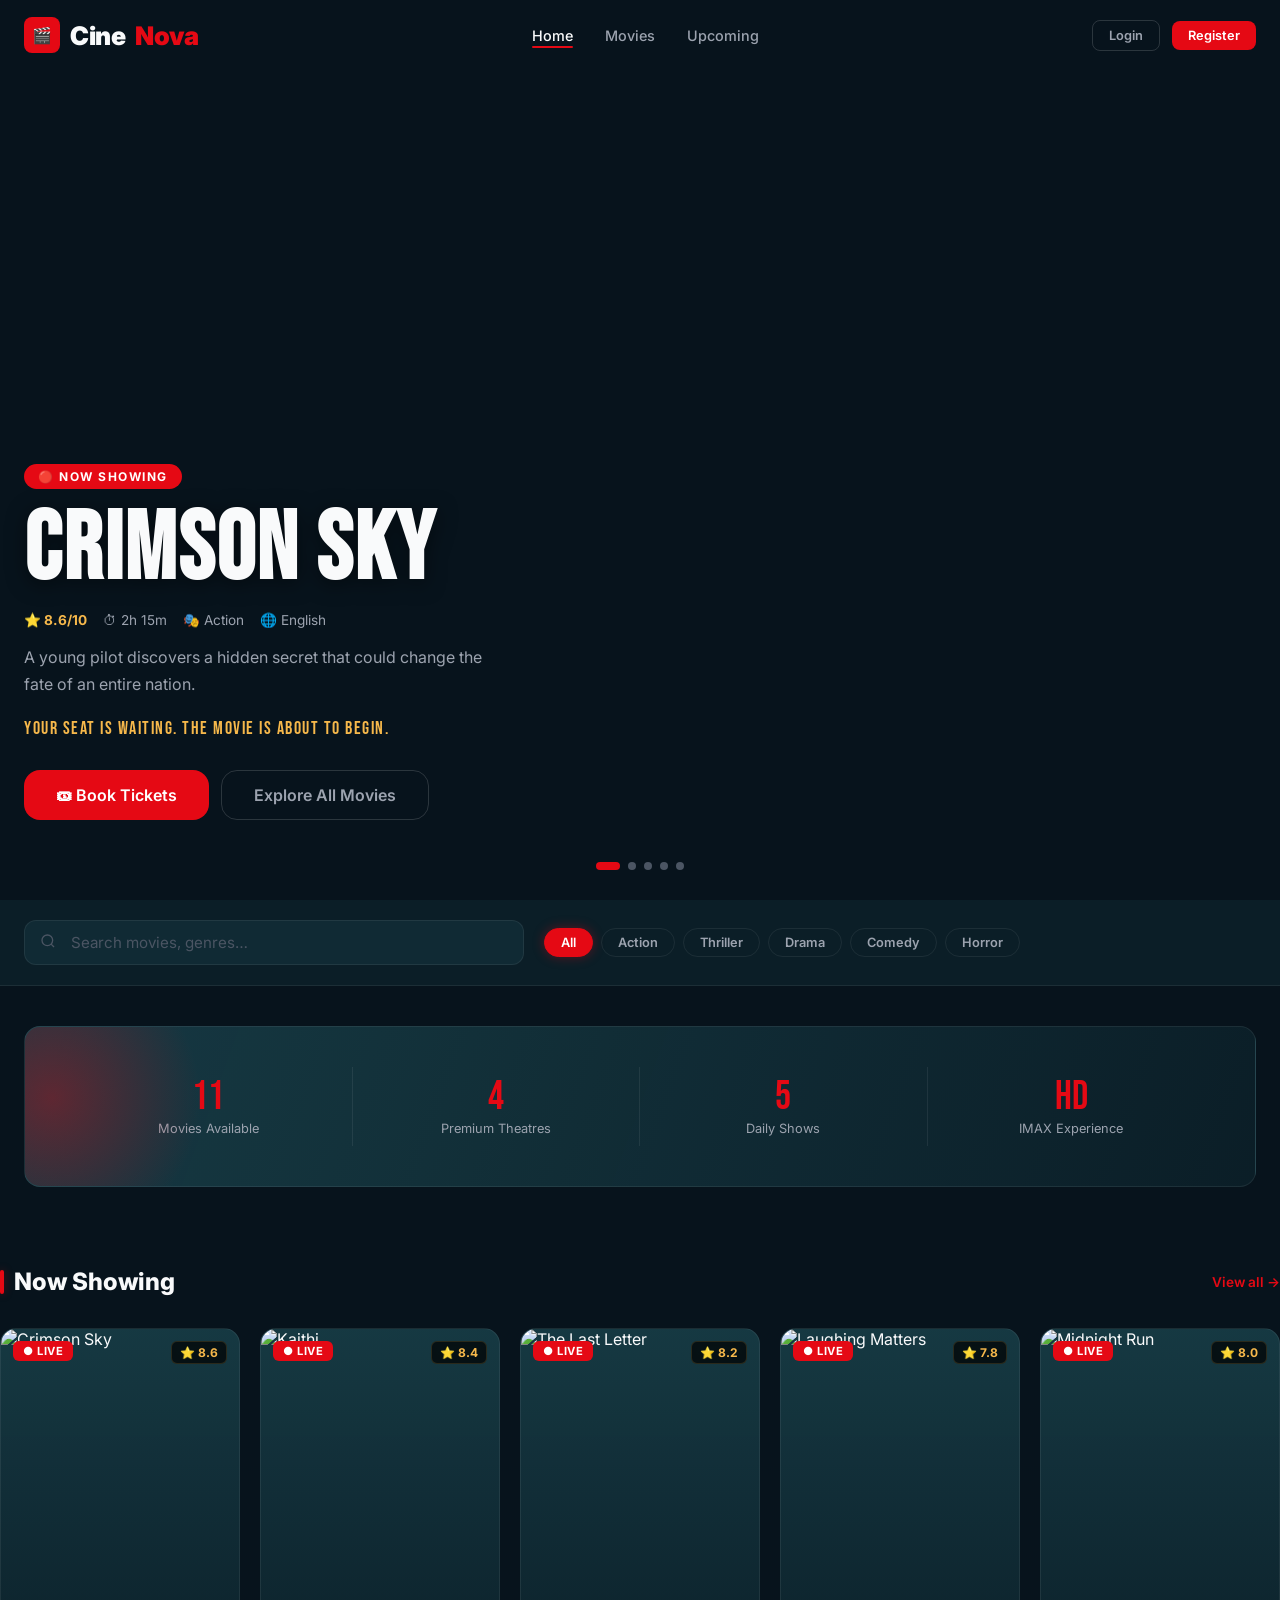
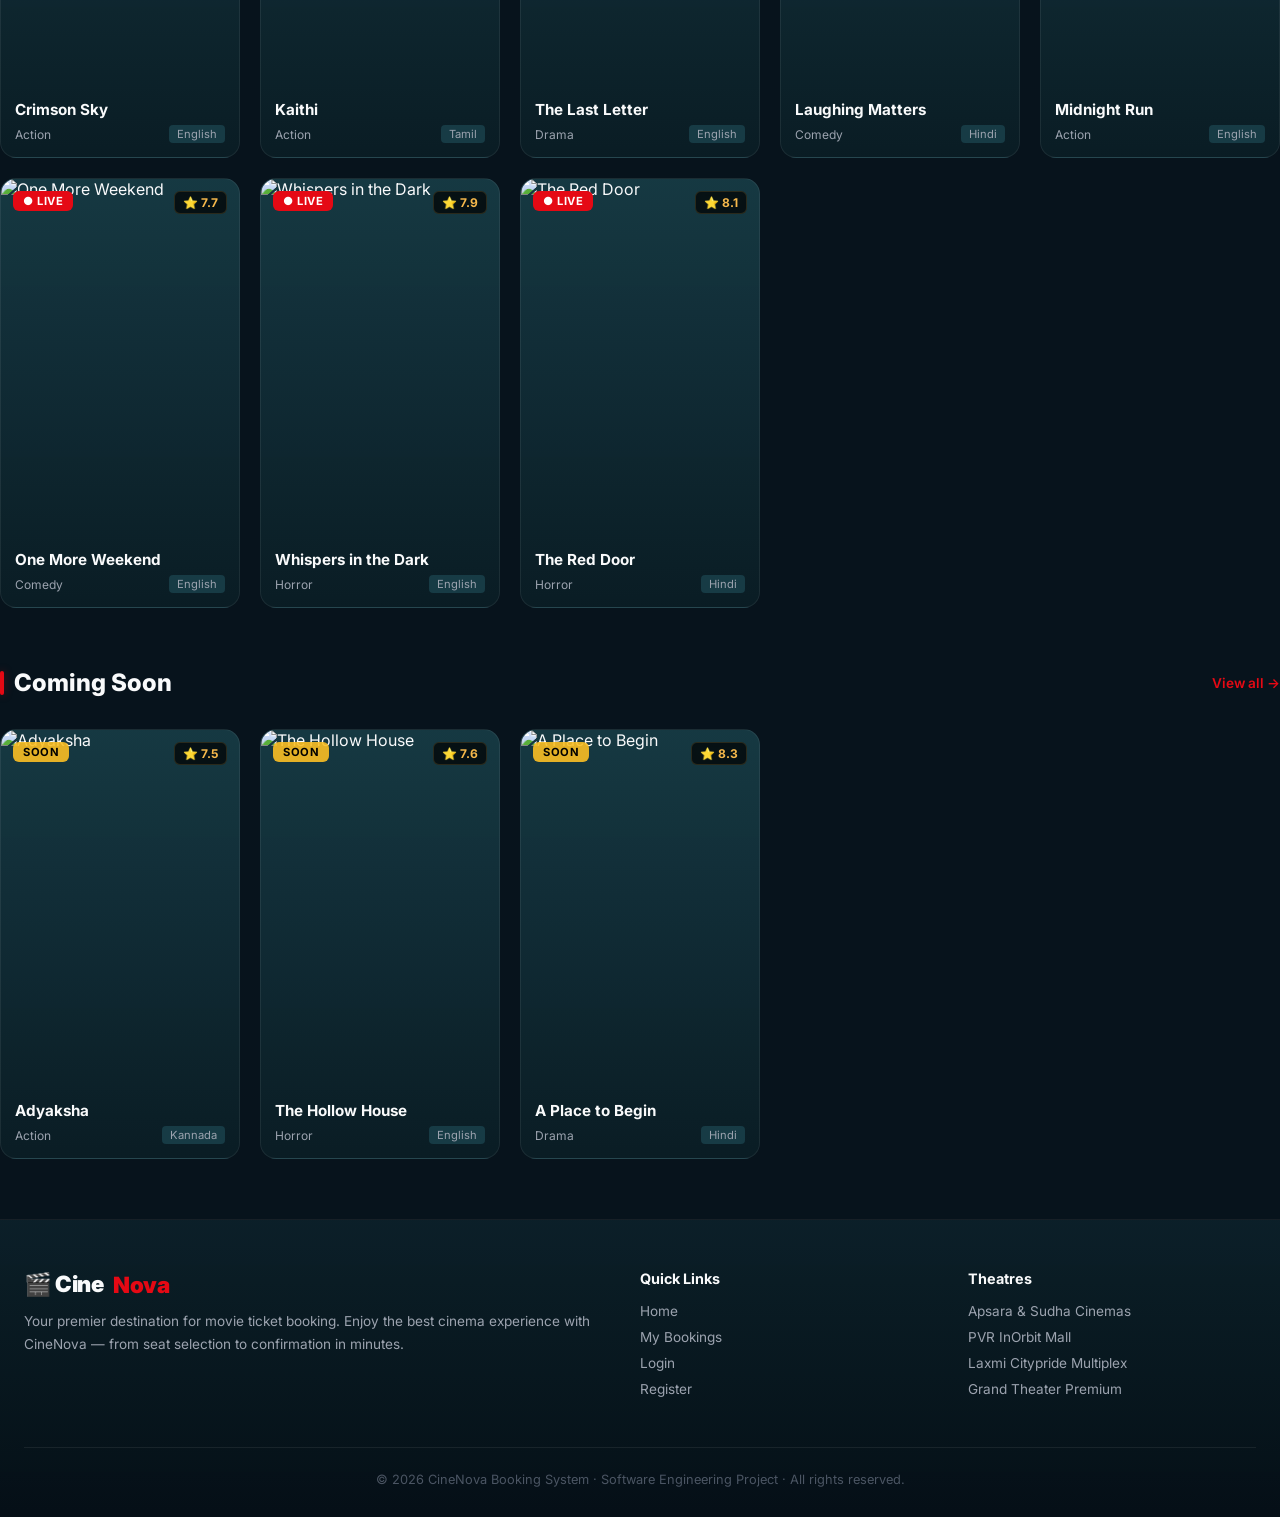
<file: admin-dashboard.html>
<!DOCTYPE html>
<html lang="en">
<head>
  <meta charset="UTF-8">
  <meta name="viewport" content="width=device-width, initial-scale=1.0">
  <title>CineNova | Admin Dashboard</title>
  <link rel="stylesheet" href="css/style.css">
</head>
<body>
  <nav class="navbar scrolled">
    <div class="container">
      <a href="index.html" class="logo"><div class="logo-icon">🎬</div>Cine<span>Nova</span></a>
      <div style="color:var(--primary); font-weight:700; font-size:0.85rem; background:rgba(229,9,20,0.1); padding:4px 12px; border-radius:20px; border:1px solid rgba(229,9,20,0.3);">⚡ Admin Panel</div>
      <button onclick="logout()" class="btn btn-ghost btn-sm">Logout</button>
    </div>
  </nav>

  <div class="admin-page">
    <div class="container admin-layout">
      <!-- Sidebar -->
      <aside class="admin-sidebar">
        <h3>Navigation</h3>
        <button class="sidebar-btn active" id="btn-movies">🎬 Manage Movies</button>
        <button class="sidebar-btn" id="btn-bookings">📋 All Bookings</button>
        <button class="sidebar-btn" id="btn-theatres">🏟 Theatres</button>
      </aside>

      <!-- Content -->
      <div class="admin-content">
        <!-- MOVIES -->
        <div id="section-movies">
          <div class="admin-content-header">
            <h2>🎬 Manage Movies</h2>
            <button class="btn btn-primary btn-sm" id="add-movie-btn">+ Add Movie</button>
          </div>
          <table>
            <thead><tr><th>ID</th><th>Title</th><th>Language</th><th>Status</th><th>Rating</th><th>Actions</th></tr></thead>
            <tbody id="movies-tbody"></tbody>
          </table>
        </div>

        <!-- BOOKINGS -->
        <div id="section-bookings" style="display:none;">
          <div class="admin-content-header"><h2>📋 All Bookings</h2></div>
          <table>
            <thead><tr><th>Booking ID</th><th>User</th><th>Movie</th><th>Date</th><th>Seats</th><th>Amount</th></tr></thead>
            <tbody id="bookings-tbody"></tbody>
          </table>
        </div>

        <!-- THEATRES -->
        <div id="section-theatres" style="display:none;">
          <div class="admin-content-header"><h2>🏟 Theatres</h2></div>
          <table>
            <thead><tr><th>ID</th><th>Name</th><th>Location</th></tr></thead>
            <tbody id="theatres-tbody"></tbody>
          </table>
        </div>
      </div>
    </div>
  </div>

  <!-- Movie Modal -->
  <div class="modal-overlay" id="movie-modal">
    <div class="modal-box">
      <h3 id="modal-title">Add Movie</h3>
      <form id="movie-form">
        <input type="hidden" id="m-id">
        <div style="display:grid; grid-template-columns:1fr 1fr; gap:12px;">
          <div class="form-group" style="grid-column:span 2;">
            <label>Title</label><input type="text" id="m-title" required>
          </div>
          <div class="form-group">
            <label>Genre</label><input type="text" id="m-genre" required placeholder="Action, Drama">
          </div>
          <div class="form-group">
            <label>Duration</label><input type="text" id="m-duration" required placeholder="2h 30m">
          </div>
          <div class="form-group">
            <label>Language</label><input type="text" id="m-lang" required>
          </div>
          <div class="form-group">
            <label>Rating</label><input type="number" id="m-rating" min="0" max="10" step="0.1" required>
          </div>
          <div class="form-group" style="grid-column:span 2;">
            <label>Poster URL</label><input type="url" id="m-poster" required>
          </div>
          <div class="form-group" style="grid-column:span 2;">
            <label>Banner URL</label><input type="url" id="m-banner" required>
          </div>
          <div class="form-group" style="grid-column:span 2;">
            <label>Synopsis</label><input type="text" id="m-synopsis">
          </div>
          <div class="form-group" style="grid-column:span 2;">
            <label>Cast</label><input type="text" id="m-cast">
          </div>
          <div class="form-group" style="grid-column:span 2;">
            <label>Status</label>
            <select id="m-status">
              <option value="now_showing">Now Showing</option>
              <option value="upcoming">Upcoming</option>
            </select>
          </div>
        </div>
        <div class="modal-actions">
          <button type="button" class="btn btn-ghost" id="close-modal">Cancel</button>
          <button type="submit" class="btn btn-primary">Save Movie</button>
        </div>
      </form>
    </div>
  </div>

  <script src="js/data.js"></script>
  <script>
    function logout() { localStorage.removeItem('currentUser'); window.location.href = 'index.html'; }
    const cu = JSON.parse(localStorage.getItem('currentUser'));
    if (!cu || cu.role !== 'admin') { window.location.href = 'index.html'; }

    // Tab switching
    const sections = { movies: 'section-movies', bookings: 'section-bookings', theatres: 'section-theatres' };
    ['movies','bookings','theatres'].forEach(tab => {
      document.getElementById(`btn-${tab}`).addEventListener('click', () => {
        Object.values(sections).forEach(s => document.getElementById(s).style.display = 'none');
        document.querySelectorAll('.sidebar-btn').forEach(b => b.classList.remove('active'));
        document.getElementById(sections[tab]).style.display = 'block';
        document.getElementById(`btn-${tab}`).classList.add('active');
        if (tab === 'bookings') renderBookings();
        if (tab === 'theatres') renderTheatres();
        if (tab === 'movies') renderMoviesTable();
      });
    });

    function renderMoviesTable() {
      const movies = JSON.parse(localStorage.getItem('movies')) || [];
      document.getElementById('movies-tbody').innerHTML = movies.map(m => `
        <tr>
          <td style="color:var(--text-faint); font-size:0.8rem;">${m.id}</td>
          <td style="font-weight:600;">${m.title}</td>
          <td>${m.language}</td>
          <td><span style="padding:3px 10px; border-radius:20px; font-size:0.75rem; font-weight:700; background:${m.status==='now_showing'?'rgba(229,9,20,0.15)':'rgba(251,191,36,0.15)'}; color:${m.status==='now_showing'?'#e50914':'#fbbf24'};">${m.status === 'now_showing' ? '● Live' : 'Soon'}</span></td>
          <td>⭐ ${m.rating}</td>
          <td>
            <button class="tbl-action tbl-edit" onclick="editMovie('${m.id}')">Edit</button>
            <button class="tbl-action tbl-delete" onclick="deleteMovie('${m.id}')">Delete</button>
          </td>
        </tr>
      `).join('');
    }

    function renderBookings() {
      const bookings = JSON.parse(localStorage.getItem('bookings')) || [];
      const movies = JSON.parse(localStorage.getItem('movies')) || [];
      document.getElementById('bookings-tbody').innerHTML = bookings.length
        ? bookings.map(b => {
            const movie = movies.find(m => m.id === b.movieId);
            return `<tr>
              <td style="font-family:monospace; color:var(--primary);">${b.bookingId}</td>
              <td>${b.userEmail}</td>
              <td style="font-weight:600;">${movie ? movie.title : b.movieId}</td>
              <td>${b.date}</td>
              <td style="color:var(--text-dim);">${b.seats ? b.seats.join(', ') : '—'}</td>
              <td style="font-weight:700; color:var(--gold);">₹${b.totalAmount ? b.totalAmount.toLocaleString('en-IN') : 0}</td>
            </tr>`;
          }).join('')
        : `<tr><td colspan="6" style="text-align:center; color:var(--text-faint); padding:40px;">No bookings yet.</td></tr>`;
    }

    function renderTheatres() {
      const theatres = JSON.parse(localStorage.getItem('theatres')) || [];
      document.getElementById('theatres-tbody').innerHTML = theatres.map(t => `
        <tr>
          <td style="color:var(--text-faint); font-size:0.8rem;">${t.id}</td>
          <td style="font-weight:600;">${t.name}</td>
          <td style="color:var(--text-dim);">${t.location}</td>
        </tr>
      `).join('');
    }

    // Initial render
    renderMoviesTable();

    // Modal
    const modal = document.getElementById('movie-modal');
    document.getElementById('add-movie-btn').addEventListener('click', () => {
      document.getElementById('modal-title').textContent = '+ Add Movie';
      document.getElementById('movie-form').reset();
      document.getElementById('m-id').value = '';
      modal.classList.add('active');
    });
    document.getElementById('close-modal').addEventListener('click', () => modal.classList.remove('active'));

    window.editMovie = id => {
      const movies = JSON.parse(localStorage.getItem('movies'));
      const m = movies.find(x => x.id === id);
      if (!m) return;
      document.getElementById('modal-title').textContent = 'Edit Movie';
      document.getElementById('m-id').value = m.id;
      document.getElementById('m-title').value = m.title;
      document.getElementById('m-genre').value = m.genre;
      document.getElementById('m-duration').value = m.duration;
      document.getElementById('m-lang').value = m.language;
      document.getElementById('m-rating').value = m.rating;
      document.getElementById('m-poster').value = m.poster;
      document.getElementById('m-banner').value = m.banner;
      document.getElementById('m-synopsis').value = m.synopsis || '';
      document.getElementById('m-cast').value = m.cast || '';
      document.getElementById('m-status').value = m.status;
      modal.classList.add('active');
    };

    window.deleteMovie = id => {
      if (!confirm('Delete this movie?')) return;
      let movies = JSON.parse(localStorage.getItem('movies'));
      movies = movies.filter(m => m.id !== id);
      localStorage.setItem('movies', JSON.stringify(movies));
      renderMoviesTable();
    };

    document.getElementById('movie-form').addEventListener('submit', e => {
      e.preventDefault();
      let movies = JSON.parse(localStorage.getItem('movies')) || [];
      const id = document.getElementById('m-id').value;
      const data = {
        title: document.getElementById('m-title').value,
        genre: document.getElementById('m-genre').value,
        duration: document.getElementById('m-duration').value,
        language: document.getElementById('m-lang').value,
        rating: document.getElementById('m-rating').value,
        poster: document.getElementById('m-poster').value,
        banner: document.getElementById('m-banner').value,
        synopsis: document.getElementById('m-synopsis').value,
        cast: document.getElementById('m-cast').value,
        status: document.getElementById('m-status').value
      };
      if (id) {
        const idx = movies.findIndex(m => m.id === id);
        if (idx !== -1) movies[idx] = { ...movies[idx], ...data };
      } else {
        data.id = 'm' + Date.now();
        movies.push(data);
      }
      localStorage.setItem('movies', JSON.stringify(movies));
      modal.classList.remove('active');
      renderMoviesTable();
    });
  </script>
</body>
</html>
</file>
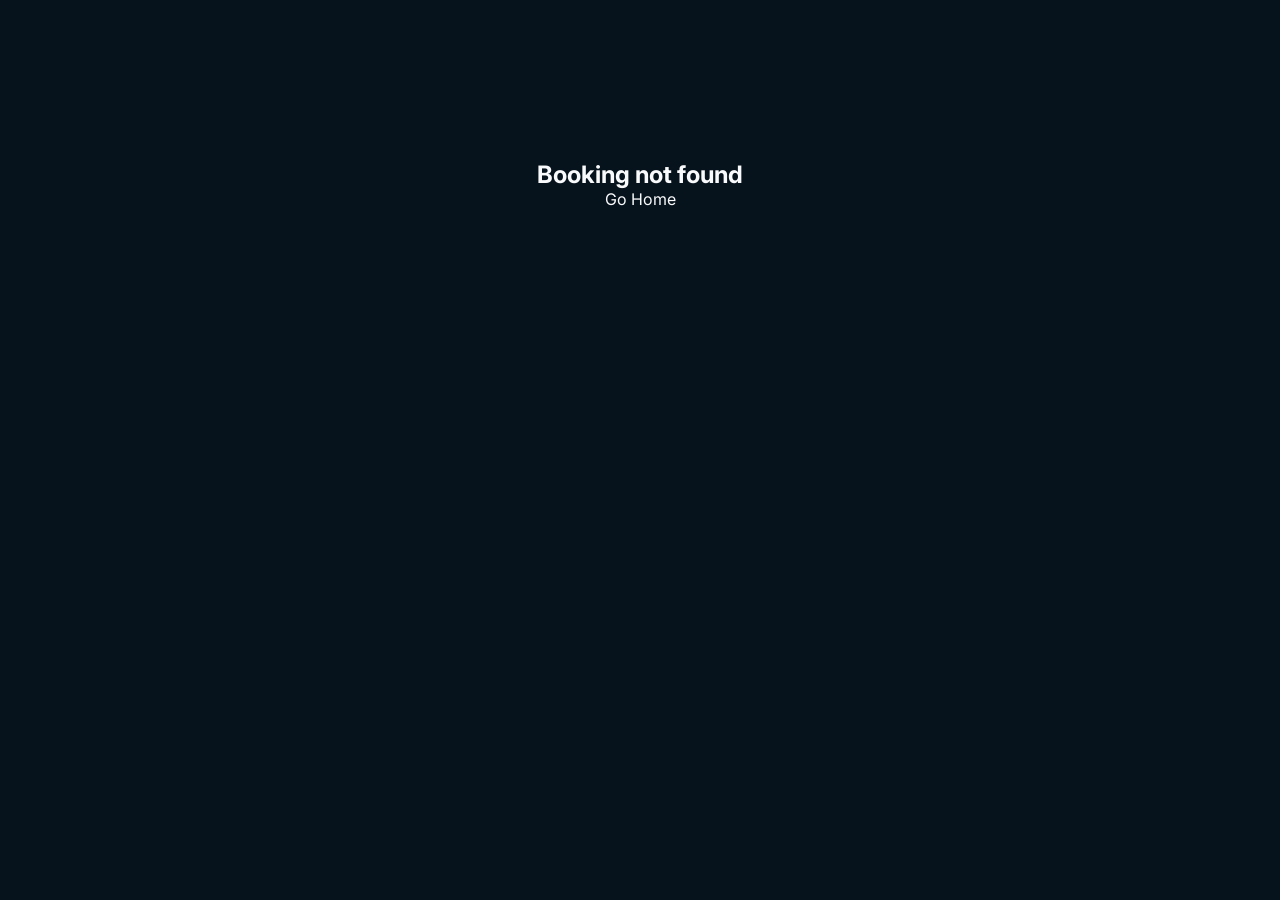
<file: booking-confirmation.html>
<!DOCTYPE html>
<html lang="en">
<head>
  <meta charset="UTF-8">
  <meta name="viewport" content="width=device-width, initial-scale=1.0">
  <title>CineNova | Booking Confirmed</title>
  <link rel="stylesheet" href="css/style.css">
</head>
<body>
  <nav class="navbar scrolled">
    <div class="container">
      <a href="index.html" class="logo"><div class="logo-icon">🎬</div>Cine<span>Nova</span></a>
      <a href="my-bookings.html" class="btn btn-primary btn-sm">My Bookings</a>
    </div>
  </nav>

  <div class="confirm-wrap fade-up">
    <div class="confirm-icon">✅</div>
    <h2 style="font-size:1.8rem; font-weight:800; margin-bottom:8px;">Booking Confirmed!</h2>
    <p class="text-muted">Your tickets have been booked successfully. Enjoy the show!</p>

    <div class="ticket-card mt-4">
      <div class="ticket-head">
        <div style="font-size:0.75rem; letter-spacing:2px; opacity:0.7; margin-bottom:4px;">CINENOVA · YOUR TICKET</div>
        <h3 id="t-movie">Movie Title</h3>
        <div style="font-size:0.85rem; opacity:0.85; margin-top:4px;" id="t-genre">Genre</div>
      </div>

      <div class="ticket-perforation">
        <div class="perf-circle"></div>
        <div class="perf-line"></div>
        <div class="perf-circle"></div>
      </div>

      <div class="ticket-body">
        <div class="ticket-grid">
          <div>
            <div class="ticket-field-label">Booking ID</div>
            <div class="ticket-field-value" id="t-id">—</div>
          </div>
          <div>
            <div class="ticket-field-label">Date</div>
            <div class="ticket-field-value" id="t-date">—</div>
          </div>
          <div>
            <div class="ticket-field-label">Show Time</div>
            <div class="ticket-field-value" id="t-time">—</div>
          </div>
          <div>
            <div class="ticket-field-label">Seats</div>
            <div class="ticket-field-value" id="t-seats" style="color:#e50914;">—</div>
          </div>
          <div style="grid-column: span 2;">
            <div class="ticket-field-label">Theatre</div>
            <div class="ticket-field-value" id="t-theatre">—</div>
          </div>
        </div>

        <div style="border-top: 2px dashed #e5e7eb; margin: 20px 0;"></div>

        <div style="text-align:center;">
          <div class="ticket-barcode" id="t-barcode">|||||||||||||||</div>
          <div class="ticket-id" id="t-id-bar">SCAN AT ENTRY</div>
        </div>

        <div style="display:flex; justify-content:space-between; align-items:center; margin-top:20px; padding-top:16px; border-top:1px solid #f3f4f6;">
          <div>
            <div class="ticket-field-label">Total Paid</div>
            <div style="font-size:1.4rem; font-weight:800; color:#e50914;" id="t-amount">—</div>
          </div>
          <div style="text-align:right;">
            <div class="ticket-field-label">Status</div>
            <div style="color:#10b981; font-weight:700; font-size:0.9rem;">✅ CONFIRMED</div>
          </div>
        </div>
      </div>
    </div>

    <div style="display:flex; gap:12px; justify-content:center; flex-wrap:wrap; margin-top:28px;">
      <a href="index.html" class="btn btn-ghost">← Home</a>
      <a href="my-bookings.html" class="btn btn-ghost">My Bookings</a>
      <button class="btn btn-primary" onclick="window.print()">🖨 Print Ticket</button>
    </div>
  </div>

  <script src="js/data.js"></script>
  <script>
    const id = new URLSearchParams(window.location.search).get('id');
    const bookings = JSON.parse(localStorage.getItem('bookings')) || [];
    const movies = JSON.parse(localStorage.getItem('movies'));
    const theatres = JSON.parse(localStorage.getItem('theatres'));
    const b = bookings.find(x => x.bookingId === id);

    if (!b) { document.body.innerHTML = '<div style="text-align:center;padding:10rem"><h2>Booking not found</h2><a href="index.html">Go Home</a></div>'; }
    else {
      const movie = movies.find(m => m.id === b.movieId);
      const theatre = theatres.find(t => t.id === b.theatreId);

      document.getElementById('t-movie').textContent = movie.title;
      document.getElementById('t-genre').textContent = movie.genre;
      document.getElementById('t-id').textContent = b.bookingId;
      document.getElementById('t-date').textContent = b.date;
      document.getElementById('t-time').textContent = b.time;
      document.getElementById('t-seats').textContent = b.seats.join(', ');
      document.getElementById('t-theatre').textContent = theatre.name;
      document.getElementById('t-barcode').textContent = b.bookingId.split('').join(' ');
      document.getElementById('t-id-bar').textContent = b.bookingId + ' · SCAN AT ENTRY';
      document.getElementById('t-amount').textContent = `₹${b.totalAmount.toLocaleString('en-IN')}`;
    }
  </script>
</body>
</html>
</file>
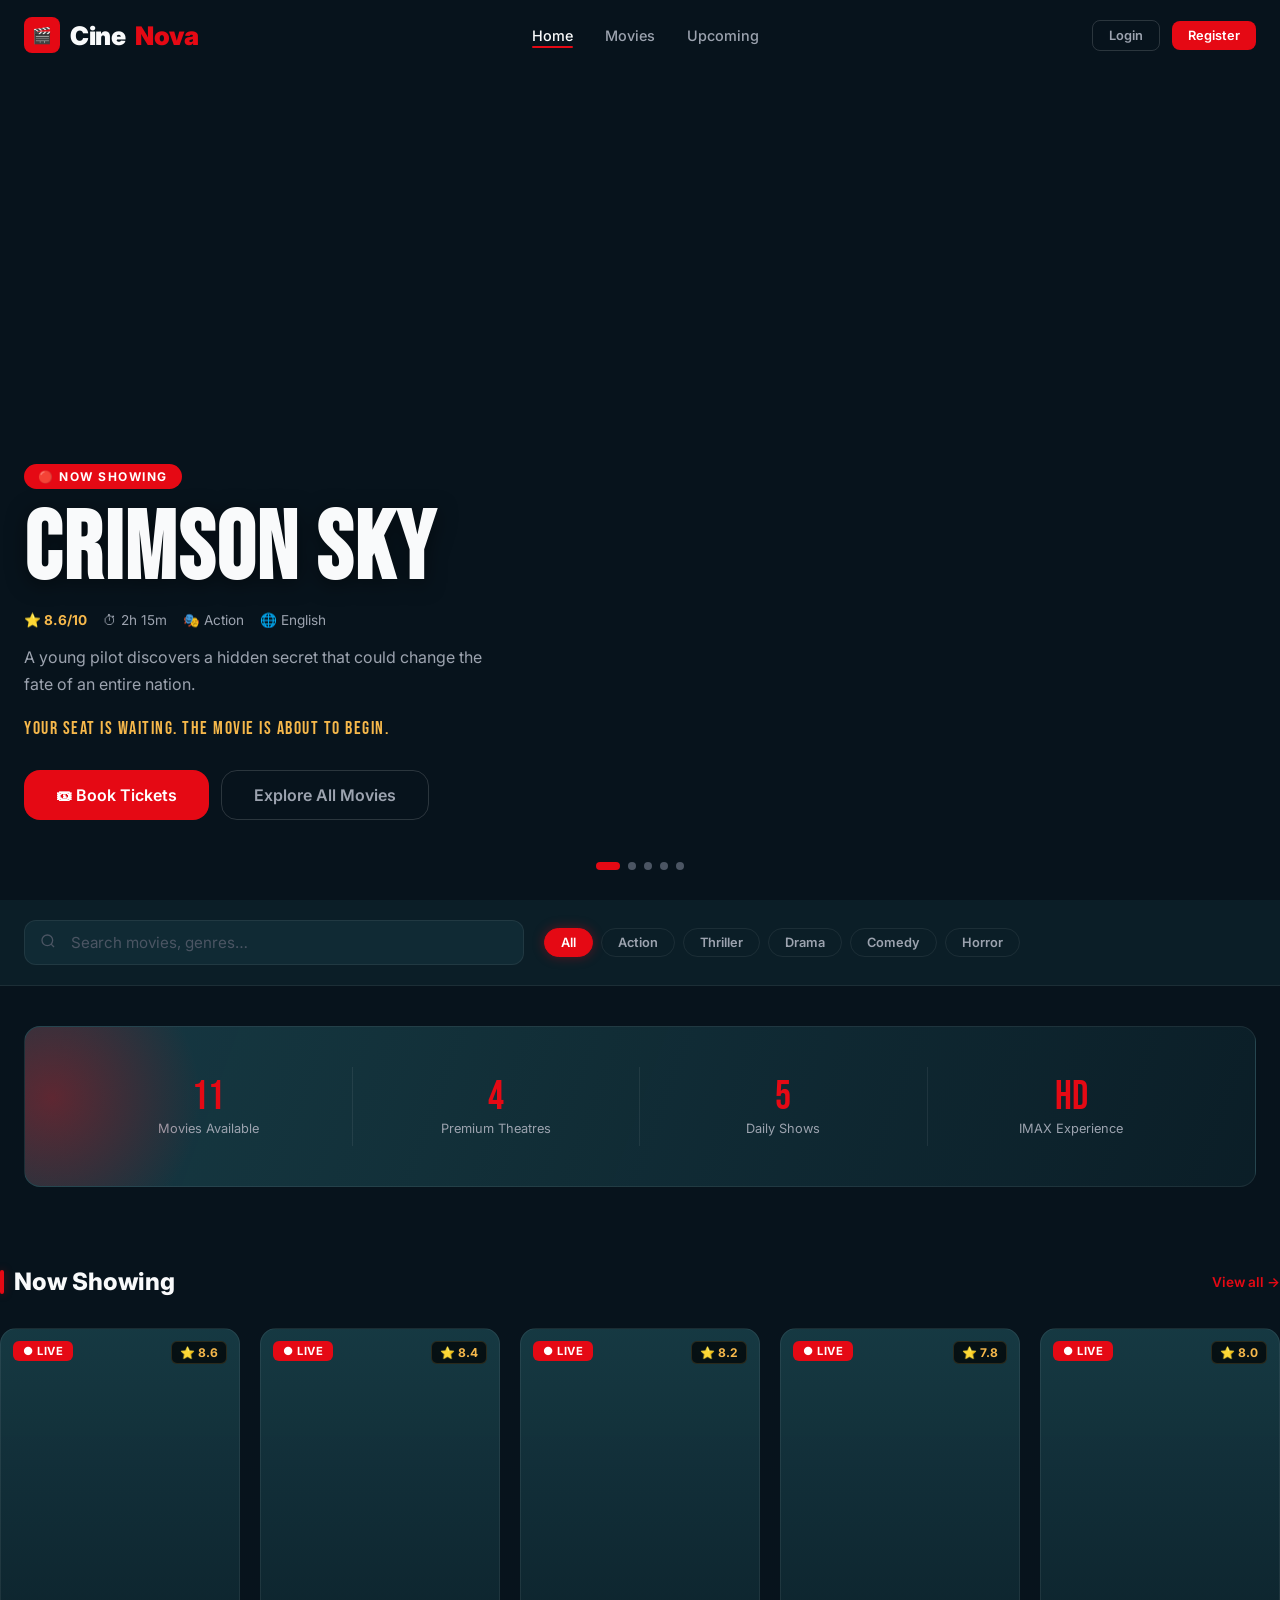
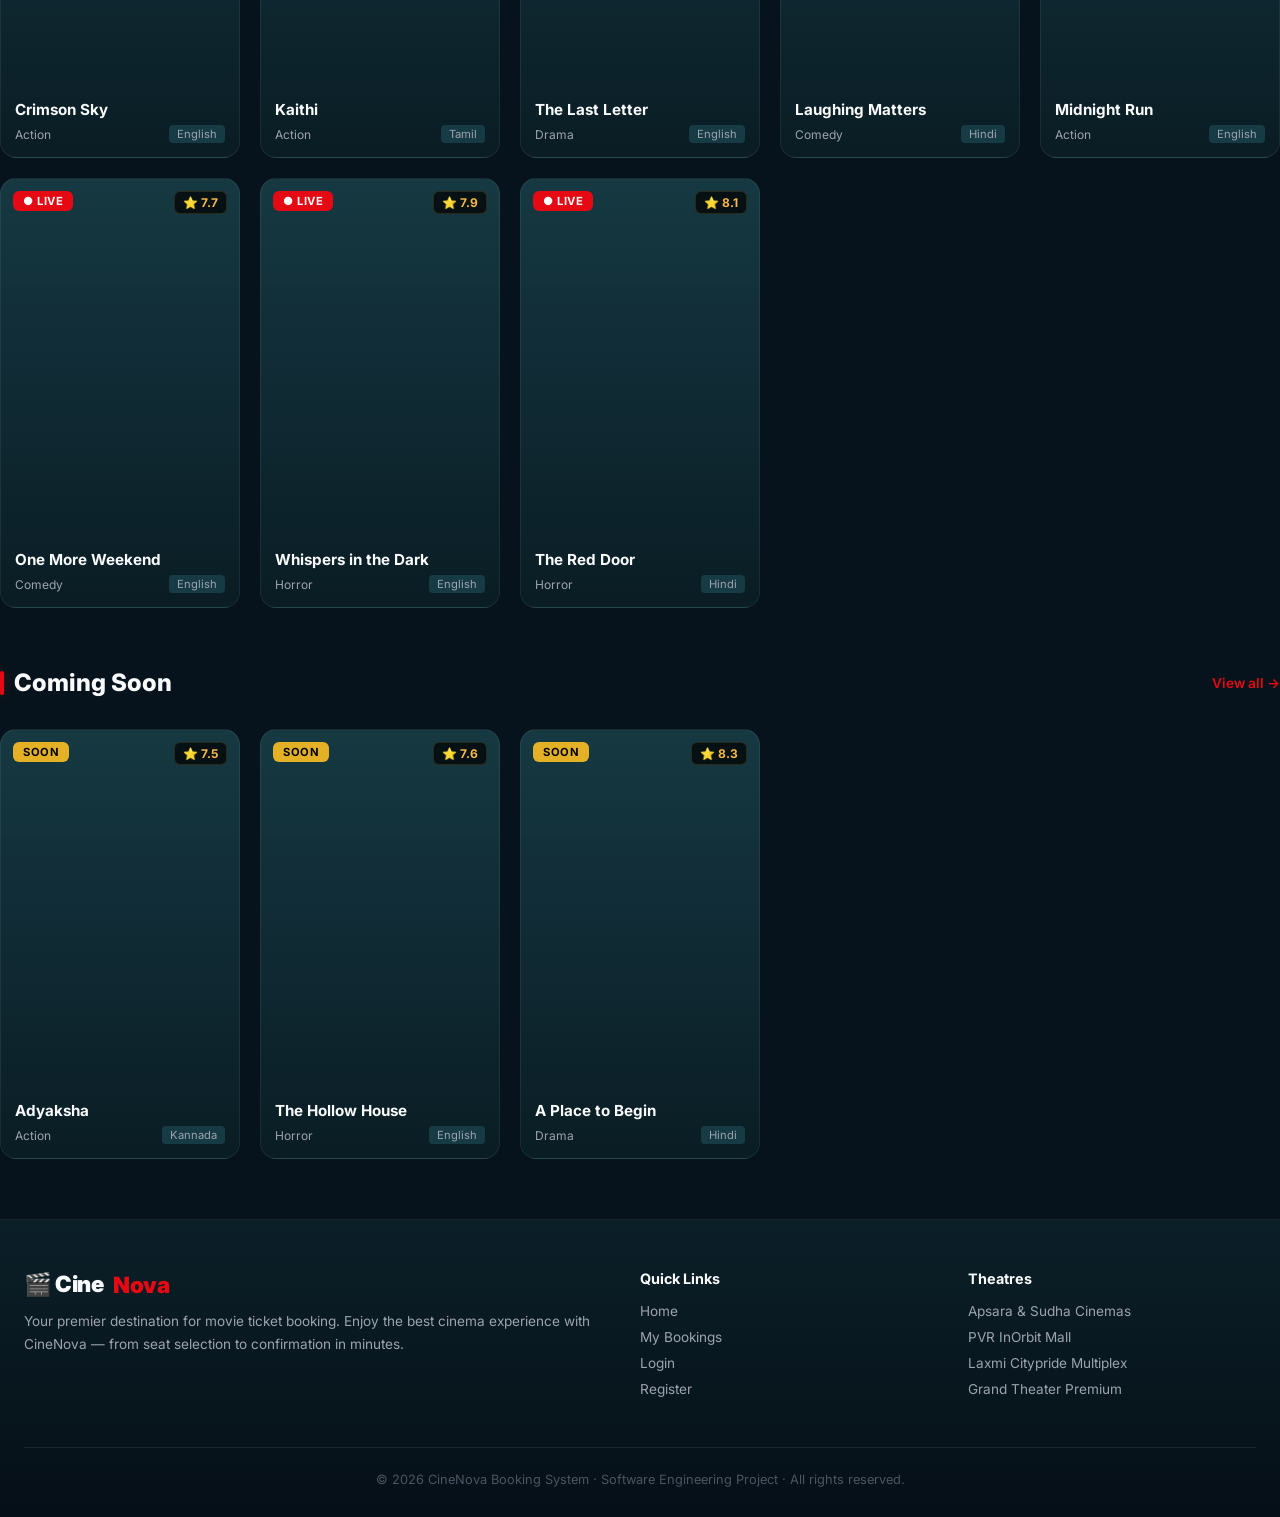
<file: booking-summary.html>
<!DOCTYPE html>
<html lang="en">
<head>
  <meta charset="UTF-8">
  <meta name="viewport" content="width=device-width, initial-scale=1.0">
  <title>CineNova | Booking Summary</title>
  <link rel="stylesheet" href="css/style.css">
</head>
<body>
  <nav class="navbar scrolled">
    <div class="container">
      <a href="index.html" class="logo"><div class="logo-icon">🎬</div>Cine<span>Nova</span></a>
      <a href="seat-selection.html" class="btn btn-ghost btn-sm">← Change Seats</a>
    </div>
  </nav>

  <div class="summary-wrap">
    <div class="text-center mb-4 fade-up">
      <h2 style="font-size:1.8rem; font-weight:800;">Review Your Booking</h2>
      <p class="text-muted">Please confirm the details before proceeding</p>
    </div>

    <div class="summary-card fade-up-1">
      <div class="summary-top">
        <div>
          <h2>🎬 Booking Summary</h2>
          <p style="font-size:0.85rem; opacity:0.8; margin-top:4px;">CineNova Ticket Booking</p>
        </div>
        <div style="font-size:2rem;">🍿</div>
      </div>
      <div class="summary-body">
        <div class="summary-row">
          <span class="s-label">🎬 Movie</span>
          <span class="s-value" id="s-movie">—</span>
        </div>
        <div class="summary-row">
          <span class="s-label">🏟 Theatre</span>
          <span class="s-value" id="s-theatre">—</span>
        </div>
        <div class="summary-row">
          <span class="s-label">📅 Date & Time</span>
          <span class="s-value" id="s-datetime">—</span>
        </div>
        <div class="summary-row">
          <span class="s-label">💺 Selected Seats</span>
          <span class="s-value" id="s-seats" style="color:var(--primary);">—</span>
        </div>
        <div class="summary-row">
          <span class="s-label">🎫 No. of Tickets</span>
          <span class="s-value" id="s-count">—</span>
        </div>
        <div class="summary-row total-row">
          <span class="s-label">💰 Total Amount</span>
          <span class="s-value" id="s-total">—</span>
        </div>
      </div>
      <div class="summary-actions">
        <button class="btn btn-ghost" onclick="history.back()">← Go Back</button>
        <button class="btn btn-primary btn-lg" id="confirm-btn">✅ Confirm Booking</button>
      </div>
    </div>
  </div>

  <!-- ATTRACTIVE SUCCESS POPUP MODAL -->
  <div class="booking-modal-overlay" id="success-modal">
    <div class="booking-popup-card">
      <div class="popup-success-icon">🎉</div>
      <h2 class="popup-title">Booking Confirmed!</h2>
      <p class="popup-subtitle">Your movie tickets have been successfully booked.</p>
      
      <div class="popup-details-box">
        <div class="popup-detail-row">
          <span class="popup-detail-label">Booking ID</span>
          <span class="popup-detail-val" id="pop-id" style="color:var(--primary);">#CN0000000</span>
        </div>
        <div class="popup-detail-row">
          <span class="popup-detail-label">Movie</span>
          <span class="popup-detail-val" id="pop-movie">—</span>
        </div>
        <div class="popup-detail-row">
          <span class="popup-detail-label">Theatre</span>
          <span class="popup-detail-val" id="pop-theatre">—</span>
        </div>
        <div class="popup-detail-row">
          <span class="popup-detail-label">Seats</span>
          <span class="popup-detail-val" id="pop-seats">—</span>
        </div>
        <div class="popup-detail-row">
          <span class="popup-detail-label">Amount Paid</span>
          <span class="popup-detail-val" id="pop-total" style="color:#10b981;">₹0</span>
        </div>
      </div>

      <div class="popup-timer-bar">
        <div class="popup-timer-fill" id="timer-fill"></div>
      </div>

      <div style="display:flex; gap:10px; justify-content:center;">
        <a id="view-ticket-btn" class="btn btn-primary" style="flex:1; justify-content:center;">🎫 View Ticket</a>
        <a href="my-bookings.html" class="btn btn-ghost" style="flex:1; justify-content:center;">My Bookings</a>
      </div>
    </div>
  </div>

  <script src="js/data.js"></script>
  <script>
    const booking = JSON.parse(sessionStorage.getItem('currentBooking'));
    if (!booking) { window.location.href = 'index.html'; }

    const movies = JSON.parse(localStorage.getItem('movies'));
    const theatres = JSON.parse(localStorage.getItem('theatres'));
    const movie = movies.find(m => m.id === booking.movieId);
    const theatre = theatres.find(t => t.id === booking.theatreId);

    document.getElementById('s-movie').textContent = movie.title;
    document.getElementById('s-theatre').textContent = `${theatre.name} — ${theatre.location}`;
    document.getElementById('s-datetime').textContent = `${booking.date} at ${booking.time}`;
    document.getElementById('s-seats').textContent = booking.seats.join(', ');
    document.getElementById('s-count').textContent = `${booking.seats.length} Ticket(s)`;
    document.getElementById('s-total').textContent = `₹${booking.totalAmount.toLocaleString('en-IN')}`;

    document.getElementById('confirm-btn').addEventListener('click', () => {
      const cu = JSON.parse(localStorage.getItem('currentUser'));
      if (!cu) { window.location.href = 'login.html'; return; }

      const bookings = JSON.parse(localStorage.getItem('bookings')) || [];
      const seatMaps = JSON.parse(localStorage.getItem('seatMaps')) || {};
      const bookingId = 'CN' + Date.now().toString().slice(-7);

      bookings.push({ ...booking, bookingId, userEmail: cu.email, status: 'Confirmed', bookingDate: new Date().toISOString() });
      localStorage.setItem('bookings', JSON.stringify(bookings));

      const key = `${booking.movieId}_${booking.theatreId}_${booking.date}_${booking.time}`;
      seatMaps[key] = [...(seatMaps[key] || []), ...booking.seats];
      localStorage.setItem('seatMaps', JSON.stringify(seatMaps));

      sessionStorage.removeItem('currentBooking');

      // Populate popup modal details
      document.getElementById('pop-id').textContent = '#' + bookingId;
      document.getElementById('pop-movie').textContent = movie.title;
      document.getElementById('pop-theatre').textContent = theatre.name;
      document.getElementById('pop-seats').textContent = booking.seats.join(', ');
      document.getElementById('pop-total').textContent = `₹${booking.totalAmount.toLocaleString('en-IN')}`;
      
      const ticketUrl = `booking-confirmation.html?id=${bookingId}`;
      document.getElementById('view-ticket-btn').href = ticketUrl;

      // Show Popup Modal
      const modal = document.getElementById('success-modal');
      modal.classList.add('active');

      // Animate progress bar & auto redirect after 3.5 seconds
      const timerFill = document.getElementById('timer-fill');
      setTimeout(() => {
        timerFill.style.width = '0%';
      }, 50);

      setTimeout(() => {
        window.location.href = ticketUrl;
      }, 3500);
    });
  </script>
</body>
</html>
</file>
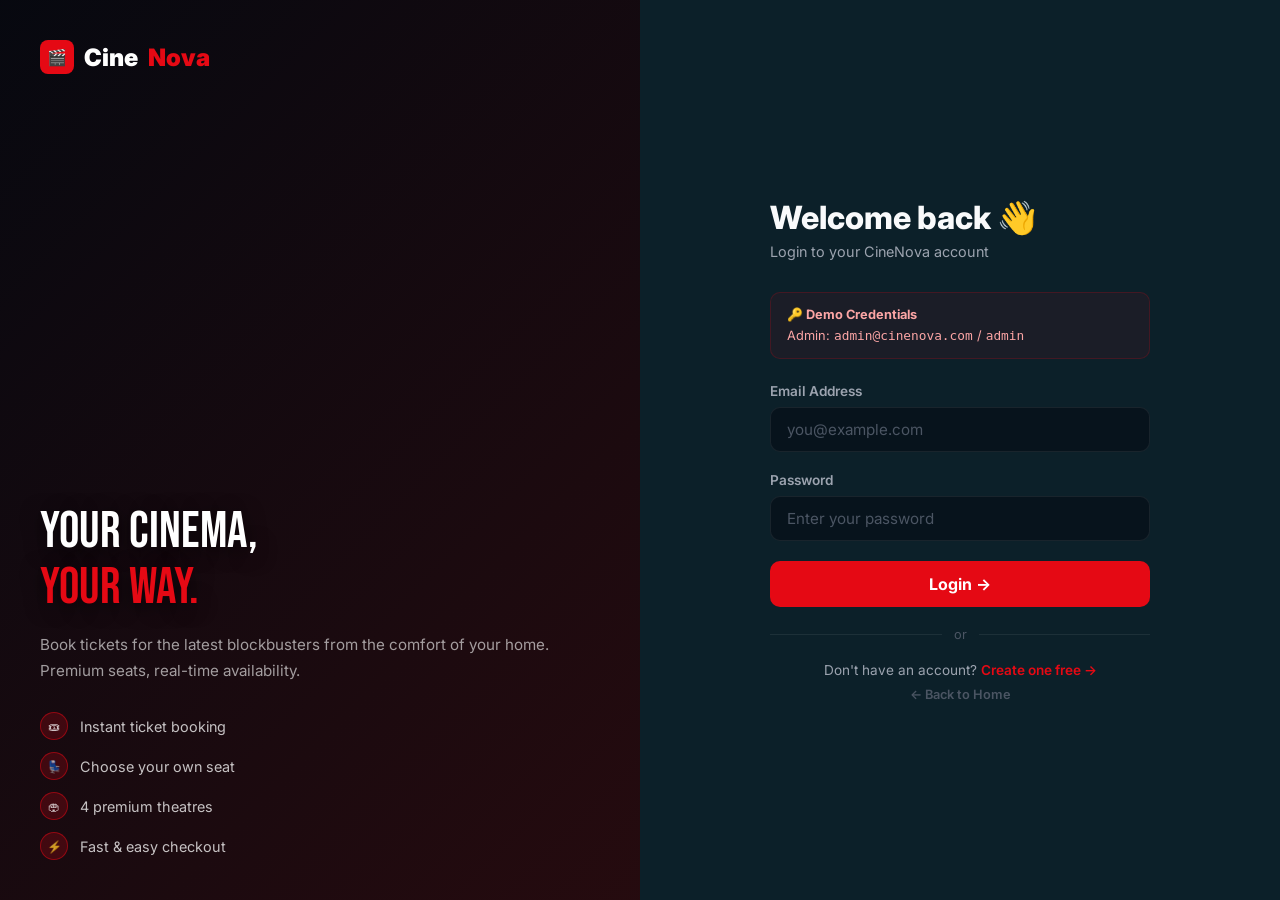
<file: login.html>
<!DOCTYPE html>
<html lang="en">
<head>
  <meta charset="UTF-8">
  <meta name="viewport" content="width=device-width, initial-scale=1.0">
  <title>CineNova | Login</title>
  <link rel="stylesheet" href="css/style.css">
  <style>
    body { overflow: hidden; }
    .login-page {
      display: grid;
      grid-template-columns: 1fr 1fr;
      min-height: 100vh;
    }
    /* LEFT — cinematic poster panel */
    .login-poster {
      position: relative;
      overflow: hidden;
      background: #0b0b0e;
    }
    .login-poster-bg {
      position: absolute; inset: 0;
      background: url('https://images.unsplash.com/photo-1489599849927-2ee91cede3ba?auto=format&fit=crop&q=80&w=900') center/cover no-repeat;
      opacity: 0.5;
      transform: scale(1.04);
      animation: slowZoom 12s ease infinite alternate;
    }
    @keyframes slowZoom { from { transform: scale(1); } to { transform: scale(1.06); } }
    .login-poster-overlay {
      position: absolute; inset: 0;
      background: linear-gradient(135deg, rgba(6,8,16,0.85) 0%, rgba(229,9,20,0.12) 100%);
    }
    .login-poster-content {
      position: relative;
      z-index: 2;
      height: 100%;
      display: flex;
      flex-direction: column;
      justify-content: space-between;
      padding: 40px;
    }
    .poster-logo {
      display: flex;
      align-items: center;
      gap: 10px;
      font-size: 1.5rem;
      font-weight: 900;
      color: white;
    }
    .poster-logo span { color: var(--primary); }
    .poster-logo-icon {
      width: 34px; height: 34px;
      background: var(--primary);
      border-radius: 8px;
      display: flex; align-items: center; justify-content: center;
      font-size: 1rem;
    }
    .poster-tagline {
      font-family: 'Bebas Neue', cursive;
      font-size: clamp(2.5rem, 4vw, 3.5rem);
      line-height: 1.1;
      color: white;
      text-shadow: 0 4px 20px rgba(0,0,0,0.6);
      margin-bottom: 16px;
    }
    .poster-tagline span { color: var(--primary); }
    .poster-sub {
      color: rgba(255,255,255,0.6);
      font-size: 0.95rem;
      line-height: 1.7;
      margin-bottom: 28px;
    }
    .poster-features {
      display: flex;
      flex-direction: column;
      gap: 12px;
    }
    .poster-feature {
      display: flex;
      align-items: center;
      gap: 12px;
      color: rgba(255,255,255,0.75);
      font-size: 0.9rem;
    }
    .feature-dot {
      width: 28px; height: 28px;
      border-radius: 50%;
      background: rgba(229,9,20,0.2);
      border: 1px solid rgba(229,9,20,0.5);
      display: flex; align-items: center; justify-content: center;
      font-size: 0.75rem;
      flex-shrink: 0;
    }

    /* RIGHT — form panel */
    .login-form-panel {
      display: flex;
      align-items: center;
      justify-content: center;
      padding: 40px;
      background: var(--bg-secondary);
      overflow-y: auto;
    }
    .login-form-box {
      width: 100%;
      max-width: 380px;
    }
    .login-form-box h2 {
      font-size: 2rem;
      font-weight: 800;
      margin-bottom: 6px;
    }
    .login-form-box .sub {
      color: var(--text-dim);
      font-size: 0.9rem;
      margin-bottom: 32px;
    }
    .demo-hint {
      background: rgba(229,9,20,0.07);
      border: 1px solid rgba(229,9,20,0.2);
      border-radius: 10px;
      padding: 12px 16px;
      font-size: 0.8rem;
      color: #fca5a5;
      margin-bottom: 24px;
      line-height: 1.6;
    }
    .divider {
      display: flex;
      align-items: center;
      gap: 12px;
      margin: 20px 0;
      color: var(--text-faint);
      font-size: 0.8rem;
    }
    .divider::before, .divider::after {
      content: '';
      flex: 1;
      height: 1px;
      background: var(--border);
    }

    @media (max-width: 768px) {
      body { overflow: auto; }
      .login-page { grid-template-columns: 1fr; }
      .login-poster { display: none; }
    }
  </style>
</head>
<body>
  <div class="login-page">
    <!-- LEFT: Cinematic Panel -->
    <div class="login-poster">
      <div class="login-poster-bg"></div>
      <div class="login-poster-overlay"></div>
      <div class="login-poster-content">
        <div class="poster-logo">
          <div class="poster-logo-icon">🎬</div>
          Cine<span>Nova</span>
        </div>
        <div>
          <div class="poster-tagline">
            Your Cinema,<br><span>Your Way.</span>
          </div>
          <p class="poster-sub">Book tickets for the latest blockbusters from the comfort of your home. Premium seats, real-time availability.</p>
          <div class="poster-features">
            <div class="poster-feature"><div class="feature-dot">🎟</div>Instant ticket booking</div>
            <div class="poster-feature"><div class="feature-dot">💺</div>Choose your own seat</div>
            <div class="poster-feature"><div class="feature-dot">🏟</div>4 premium theatres</div>
            <div class="poster-feature"><div class="feature-dot">⚡</div>Fast & easy checkout</div>
          </div>
        </div>
      </div>
    </div>

    <!-- RIGHT: Form Panel -->
    <div class="login-form-panel">
      <div class="login-form-box fade-up">
        <h2>Welcome back 👋</h2>
        <p class="sub">Login to your CineNova account</p>

        <div class="demo-hint">
          <strong>🔑 Demo Credentials</strong><br>
          Admin: <code>admin@cinenova.com</code> / <code>admin</code>
        </div>

        <form id="login-form">
          <div class="form-group">
            <label>Email Address</label>
            <input type="email" id="email" placeholder="you@example.com" required autocomplete="email">
          </div>
          <div class="form-group">
            <label>Password</label>
            <input type="password" id="password" placeholder="Enter your password" required>
          </div>
          <button type="submit" class="form-submit" id="login-btn">Login →</button>
        </form>

        <div class="divider">or</div>

        <div class="auth-switch" style="margin-top:0;">
          Don't have an account? <a href="register.html">Create one free →</a>
        </div>
        <div class="auth-switch mt-2">
          <a href="index.html" style="color:var(--text-faint); font-size:0.8rem;">← Back to Home</a>
        </div>
      </div>
    </div>
  </div>

  <!-- Toast Notification -->
  <div id="toast" style="
    position:fixed; bottom:30px; left:50%; transform:translateX(-50%) translateY(100px);
    background:var(--surface); border:1px solid var(--border); border-radius:12px;
    padding:14px 24px; display:flex; align-items:center; gap:12px;
    font-size:0.9rem; font-weight:600; z-index:9999;
    box-shadow:0 8px 30px rgba(0,0,0,0.5);
    transition: transform 0.4s cubic-bezier(0.34,1.56,0.64,1), opacity 0.3s;
    opacity:0; white-space:nowrap;">
  </div>

  <script src="js/data.js"></script>
  <script>
    function showToast(msg, type='error') {
      const t = document.getElementById('toast');
      t.innerHTML = (type==='success' ? '✅ ' : '❌ ') + msg;
      t.style.borderColor = type==='success' ? 'rgba(16,185,129,0.4)' : 'rgba(229,9,20,0.4)';
      t.style.opacity = '1';
      t.style.transform = 'translateX(-50%) translateY(0)';
      setTimeout(() => { t.style.opacity = '0'; t.style.transform = 'translateX(-50%) translateY(100px)'; }, 3000);
    }

    document.getElementById('login-form').addEventListener('submit', e => {
      e.preventDefault();
      const btn = document.getElementById('login-btn');
      btn.textContent = 'Logging in…';
      btn.disabled = true;

      setTimeout(() => {
        const email = document.getElementById('email').value;
        const password = document.getElementById('password').value;
        const users = JSON.parse(localStorage.getItem('users')) || [];
        const user = users.find(u => u.email === email && u.password === password);

        if (user) {
          localStorage.setItem('currentUser', JSON.stringify({ email: user.email, name: user.name || 'User', role: user.role || 'user' }));
          showToast('Login successful! Redirecting…', 'success');
          setTimeout(() => {
            if (sessionStorage.getItem('currentBooking')) {
              window.location.href = 'booking-summary.html';
            } else {
              window.location.href = 'index.html';
            }
          }, 1000);
        } else {
          showToast('Invalid email or password. Try admin@cinenova.com / admin');
          btn.textContent = 'Login →';
          btn.disabled = false;
        }
      }, 600);
    });
  </script>
</body>
</html>
</file>
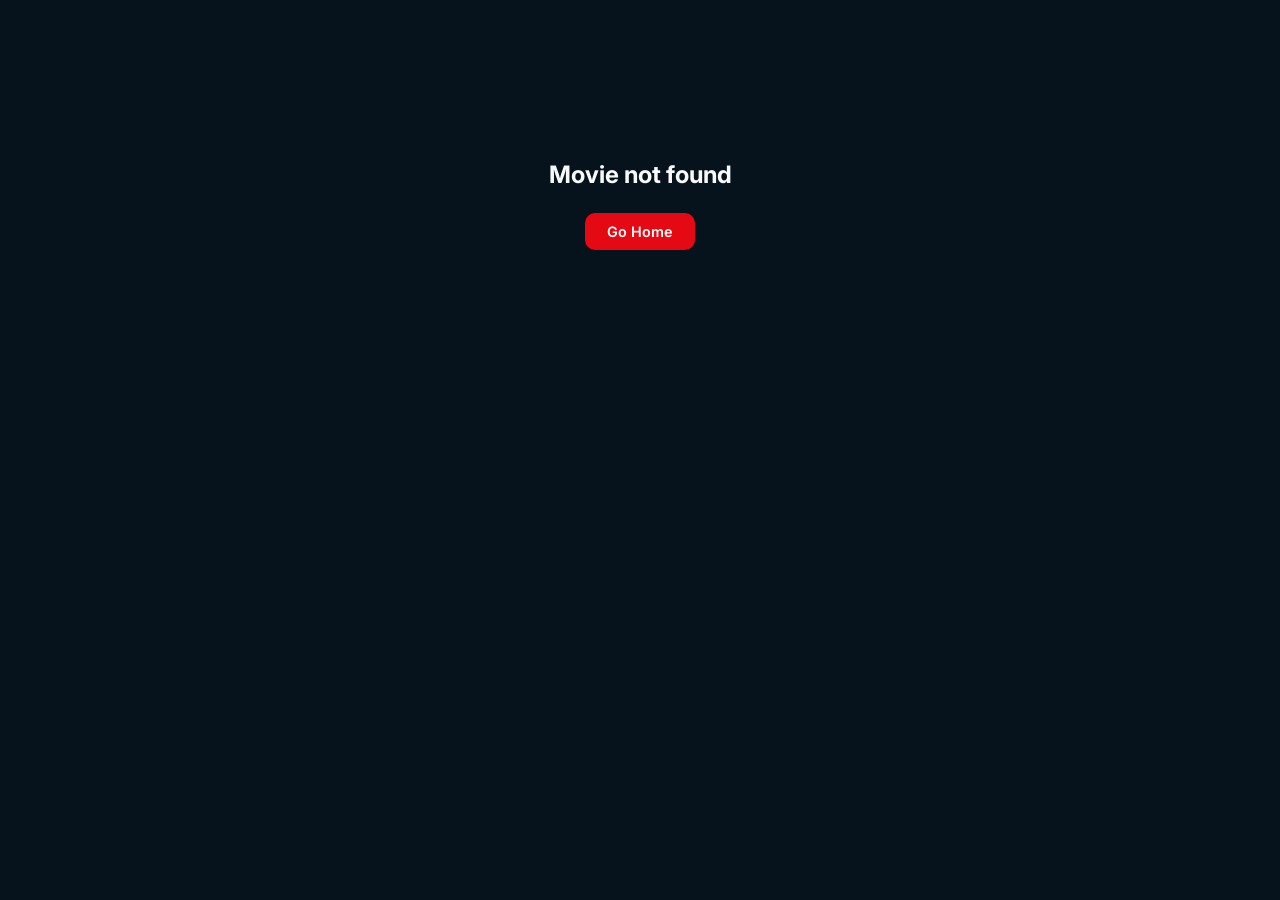
<file: movie-details.html>
<!DOCTYPE html>
<html lang="en">
<head>
  <meta charset="UTF-8">
  <meta name="viewport" content="width=device-width, initial-scale=1.0">
  <title>CineNova | Movie Details</title>
  <link rel="stylesheet" href="css/style.css">
</head>
<body>
  <nav class="navbar scrolled" id="navbar">
    <div class="container">
      <a href="index.html" class="logo"><div class="logo-icon">🎬</div>Cine<span>Nova</span></a>
      <div class="nav-links">
        <a href="index.html">Home</a>
        <a href="index.html#now-showing">Movies</a>
      </div>
      <div class="nav-actions" id="nav-actions"></div>
    </div>
  </nav>

  <div class="details-hero-wrap">
    <img id="banner-img" src="" alt="" class="details-hero-bg">
    <div class="details-hero-overlay"></div>
  </div>

  <div class="details-main container">
    <div class="details-layout">
      <div>
        <img id="poster-img" src="" alt="" class="details-poster-img">
      </div>
      <div class="details-info fade-up">
        <h1 class="details-title" id="movie-title">—</h1>
        <div class="details-meta" id="movie-meta"></div>
        <p class="details-synopsis" id="movie-synopsis">—</p>
        <p style="font-size:0.85rem; color:var(--text-dim);"><strong style="color:var(--text);">Cast:</strong> <span id="movie-cast">—</span></p>

        <div class="booking-box mt-4">
          <h3>🎟 Book Your Tickets</h3>
          <form id="booking-form">
            <div class="booking-grid">
              <div class="form-group">
                <label>Theatre</label>
                <select id="theatre" required></select>
              </div>
              <div class="form-group">
                <label>Date</label>
                <input type="date" id="date" required>
              </div>
              <div class="form-group">
                <label>Show Time</label>
                <select id="showTime" required></select>
              </div>
            </div>
            <button type="submit" class="btn btn-primary" style="margin-top:8px; padding:12px 28px; font-size:1rem;">
              Select Seats →
            </button>
          </form>
        </div>
      </div>
    </div>
  </div>

  <footer>
    <div class="container">
      <div class="footer-bottom">&copy; 2026 CineNova Booking System · All rights reserved.</div>
    </div>
  </footer>

  <script src="js/data.js"></script>
  <script>
    // Nav
    const cu = JSON.parse(localStorage.getItem('currentUser'));
    document.getElementById('nav-actions').innerHTML = cu
      ? `<a href="my-bookings.html" class="btn btn-ghost btn-sm">My Bookings</a><button onclick="(()=>{localStorage.removeItem('currentUser');location.href='index.html';})()" class="btn btn-primary btn-sm">Logout</button>`
      : `<a href="login.html" class="btn btn-ghost btn-sm">Login</a><a href="register.html" class="btn btn-primary btn-sm">Register</a>`;

    const id = new URLSearchParams(window.location.search).get('id');
    const movies = JSON.parse(localStorage.getItem('movies'));
    const theatres = JSON.parse(localStorage.getItem('theatres'));
    const shows = JSON.parse(localStorage.getItem('shows'));
    const movie = movies.find(m => m.id === id);

    if (!movie) { document.body.innerHTML = '<div style="text-align:center;padding:10rem;"><h2>Movie not found</h2><a href="index.html" class="btn btn-primary mt-4">Go Home</a></div>'; }
    else {
      document.title = `CineNova | ${movie.title}`;
      document.getElementById('banner-img').src = movie.banner;
      document.getElementById('poster-img').src = movie.poster;
      document.getElementById('movie-title').textContent = movie.title;
      document.getElementById('movie-synopsis').textContent = movie.synopsis;
      document.getElementById('movie-cast').textContent = movie.cast;
      document.getElementById('movie-meta').innerHTML = `
        <span class="meta-chip rating">⭐ ${movie.rating}/10</span>
        <span class="meta-chip">⏱ ${movie.duration}</span>
        <span class="meta-chip">🎭 ${movie.genre}</span>
        <span class="meta-chip">🌐 ${movie.language}</span>
      `;

      const theatreSelect = document.getElementById('theatre');
      theatres.forEach(t => {
        theatreSelect.innerHTML += `<option value="${t.id}">${t.name}</option>`;
      });

      const showSelect = document.getElementById('showTime');
      shows.forEach(s => {
        showSelect.innerHTML += `<option value="${s}">${s}</option>`;
      });

      const dateInput = document.getElementById('date');
      const today = new Date().toISOString().split('T')[0];
      dateInput.min = today;
      dateInput.value = today;

      document.getElementById('booking-form').addEventListener('submit', e => {
        e.preventDefault();
        sessionStorage.setItem('currentBooking', JSON.stringify({
          movieId: movie.id,
          theatreId: theatreSelect.value,
          date: dateInput.value,
          time: showSelect.value
        }));
        window.location.href = 'seat-selection.html';
      });
    }
  </script>
</body>
</html>
</file>
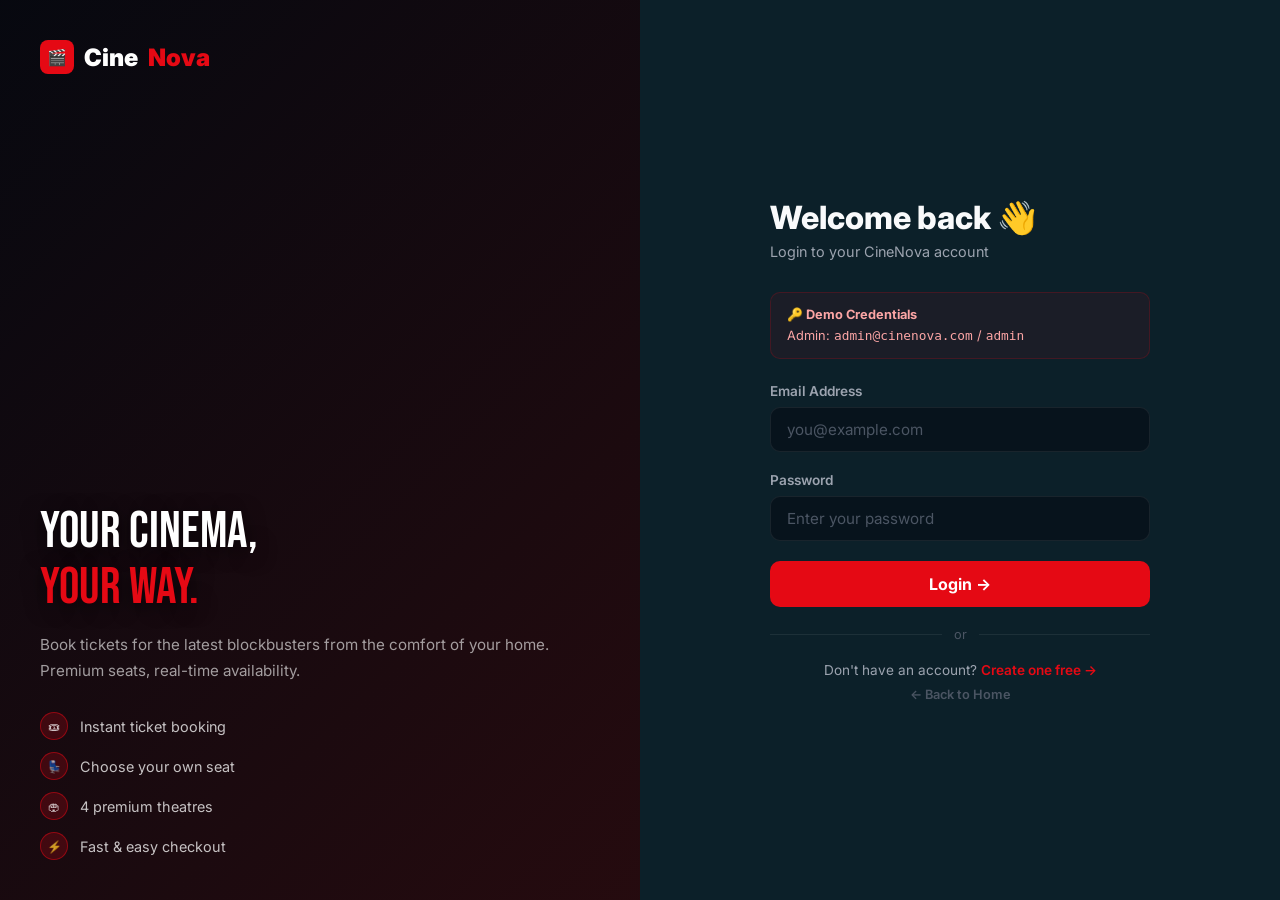
<file: my-bookings.html>
<!DOCTYPE html>
<html lang="en">
<head>
  <meta charset="UTF-8">
  <meta name="viewport" content="width=device-width, initial-scale=1.0">
  <title>CineNova | My Bookings</title>
  <link rel="stylesheet" href="css/style.css">
</head>
<body>
  <nav class="navbar scrolled">
    <div class="container">
      <a href="index.html" class="logo"><div class="logo-icon">🎬</div>Cine<span>Nova</span></a>
      <div class="nav-actions">
        <a href="index.html" class="btn btn-ghost btn-sm">Browse Movies</a>
        <button onclick="logout()" class="btn btn-primary btn-sm">Logout</button>
      </div>
    </div>
  </nav>

  <div class="bookings-page">
    <div class="container">
      <div class="section-header">
        <h2 class="section-title">My Bookings</h2>
        <a href="index.html" class="btn btn-primary btn-sm">+ New Booking</a>
      </div>
      <div id="bookings-container"></div>
    </div>
  </div>

  <script src="js/data.js"></script>
  <script>
    function logout() { localStorage.removeItem('currentUser'); window.location.href = 'index.html'; }

    const cu = JSON.parse(localStorage.getItem('currentUser'));
    if (!cu) { window.location.href = 'login.html'; }

    const bookings = (JSON.parse(localStorage.getItem('bookings')) || []).filter(b => b.userEmail === cu.email).reverse();
    const movies = JSON.parse(localStorage.getItem('movies'));
    const theatres = JSON.parse(localStorage.getItem('theatres'));
    const container = document.getElementById('bookings-container');

    if (!bookings.length) {
      container.innerHTML = `<div class="empty-state"><div style="font-size:4rem; margin-bottom:16px;">🎬</div><h3>No bookings yet</h3><p>Book your first movie ticket today!</p><a href="index.html" class="btn btn-primary mt-4">Browse Movies</a></div>`;
    } else {
      bookings.forEach(b => {
        const movie = movies.find(m => m.id === b.movieId);
        const theatre = theatres.find(t => t.id === b.theatreId);
        container.innerHTML += `
          <div class="booking-item fade-up">
            <img src="${movie ? movie.poster : ''}" alt="${movie ? movie.title : ''}" class="booking-item-poster"
              onerror="this.style.display='none'">
            <div class="booking-item-info">
              <div class="booking-item-title">${movie ? movie.title : 'Unknown Movie'}</div>
              <div class="booking-item-meta">🏟 ${theatre ? theatre.name : 'Unknown'}</div>
              <div class="booking-item-meta">📅 ${b.date} &nbsp;·&nbsp; ⏰ ${b.time}</div>
              <div class="booking-item-meta" style="margin-top:4px;">💺 ${b.seats.join(', ')}</div>
            </div>
            <div class="booking-item-right">
              <div class="status-chip">✅ ${b.status}</div>
              <div class="booking-amount">₹${b.totalAmount.toLocaleString('en-IN')}</div>
              <a href="booking-confirmation.html?id=${b.bookingId}" class="btn btn-ghost btn-sm">View Ticket</a>
            </div>
          </div>
        `;
      });
    }
  </script>
</body>
</html>
</file>
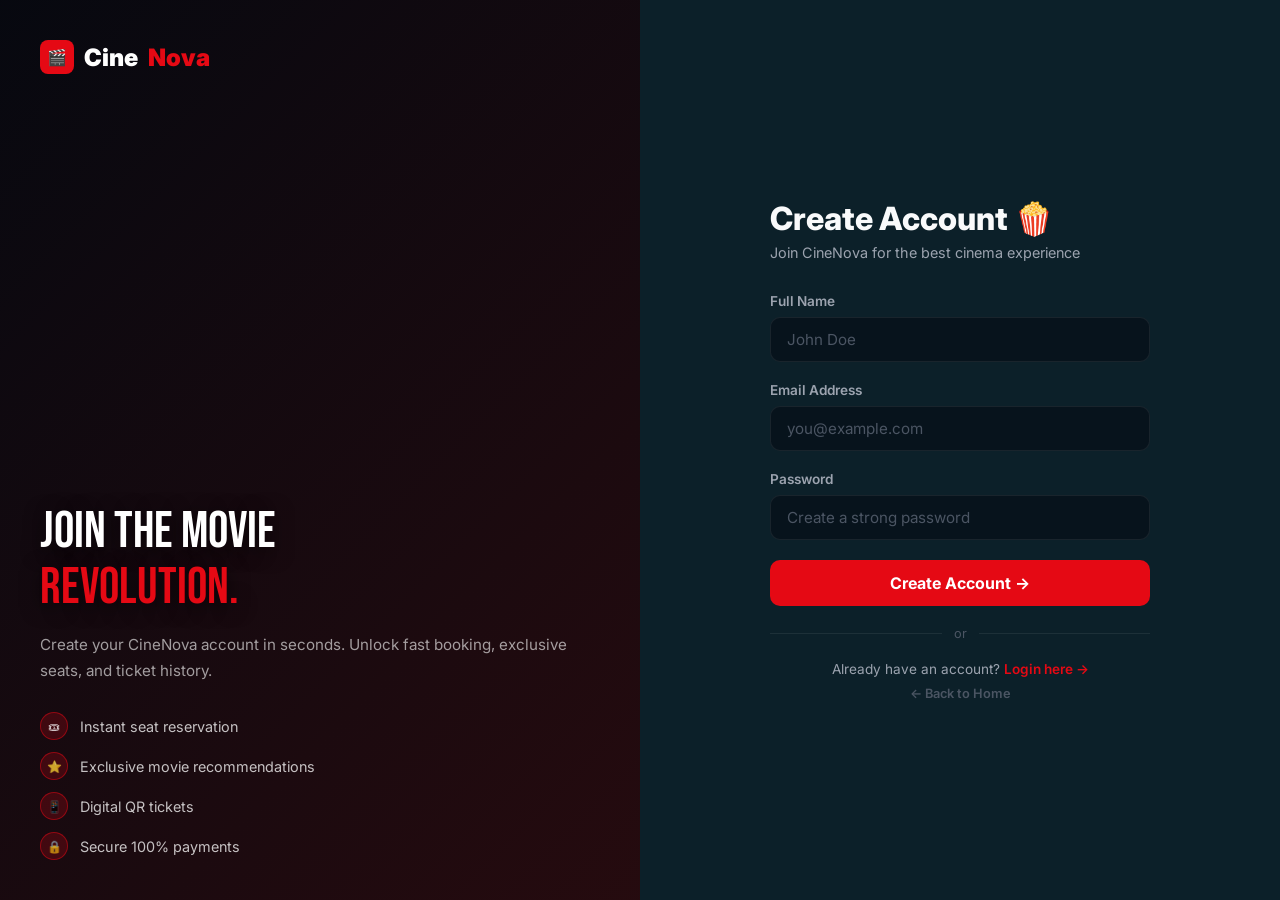
<file: register.html>
<!DOCTYPE html>
<html lang="en">
<head>
  <meta charset="UTF-8">
  <meta name="viewport" content="width=device-width, initial-scale=1.0">
  <title>CineNova | Register</title>
  <link rel="stylesheet" href="css/style.css">
  <style>
    body { overflow: hidden; }
    .login-page {
      display: grid;
      grid-template-columns: 1fr 1fr;
      min-height: 100vh;
    }
    /* LEFT — cinematic poster panel */
    .login-poster {
      position: relative;
      overflow: hidden;
      background: #0b0b0e;
    }
    .login-poster-bg {
      position: absolute; inset: 0;
      background: url('https://images.unsplash.com/photo-1536440136628-849c177e76a1?auto=format&fit=crop&q=80&w=900') center/cover no-repeat;
      opacity: 0.5;
      transform: scale(1.04);
      animation: slowZoom 12s ease infinite alternate;
    }
    @keyframes slowZoom { from { transform: scale(1); } to { transform: scale(1.06); } }
    .login-poster-overlay {
      position: absolute; inset: 0;
      background: linear-gradient(135deg, rgba(6,8,16,0.85) 0%, rgba(229,9,20,0.12) 100%);
    }
    .login-poster-content {
      position: relative;
      z-index: 2;
      height: 100%;
      display: flex;
      flex-direction: column;
      justify-content: space-between;
      padding: 40px;
    }
    .poster-logo {
      display: flex;
      align-items: center;
      gap: 10px;
      font-size: 1.5rem;
      font-weight: 900;
      color: white;
    }
    .poster-logo span { color: var(--primary); }
    .poster-logo-icon {
      width: 34px; height: 34px;
      background: var(--primary);
      border-radius: 8px;
      display: flex; align-items: center; justify-content: center;
      font-size: 1rem;
    }
    .poster-tagline {
      font-family: 'Bebas Neue', cursive;
      font-size: clamp(2.5rem, 4vw, 3.5rem);
      line-height: 1.1;
      color: white;
      text-shadow: 0 4px 20px rgba(0,0,0,0.6);
      margin-bottom: 16px;
    }
    .poster-tagline span { color: var(--primary); }
    .poster-sub {
      color: rgba(255,255,255,0.6);
      font-size: 0.95rem;
      line-height: 1.7;
      margin-bottom: 28px;
    }
    .poster-features {
      display: flex;
      flex-direction: column;
      gap: 12px;
    }
    .poster-feature {
      display: flex;
      align-items: center;
      gap: 12px;
      color: rgba(255,255,255,0.75);
      font-size: 0.9rem;
    }
    .feature-dot {
      width: 28px; height: 28px;
      border-radius: 50%;
      background: rgba(229,9,20,0.2);
      border: 1px solid rgba(229,9,20,0.5);
      display: flex; align-items: center; justify-content: center;
      font-size: 0.75rem;
      flex-shrink: 0;
    }

    /* RIGHT — form panel */
    .login-form-panel {
      display: flex;
      align-items: center;
      justify-content: center;
      padding: 40px;
      background: var(--bg-secondary);
      overflow-y: auto;
    }
    .login-form-box {
      width: 100%;
      max-width: 380px;
    }
    .login-form-box h2 {
      font-size: 2rem;
      font-weight: 800;
      margin-bottom: 6px;
    }
    .login-form-box .sub {
      color: var(--text-dim);
      font-size: 0.9rem;
      margin-bottom: 32px;
    }
    .divider {
      display: flex;
      align-items: center;
      gap: 12px;
      margin: 20px 0;
      color: var(--text-faint);
      font-size: 0.8rem;
    }
    .divider::before, .divider::after {
      content: '';
      flex: 1;
      height: 1px;
      background: var(--border);
    }

    @media (max-width: 768px) {
      body { overflow: auto; }
      .login-page { grid-template-columns: 1fr; }
      .login-poster { display: none; }
    }
  </style>
</head>
<body>
  <div class="login-page">
    <!-- LEFT: Cinematic Panel -->
    <div class="login-poster">
      <div class="login-poster-bg"></div>
      <div class="login-poster-overlay"></div>
      <div class="login-poster-content">
        <div class="poster-logo">
          <div class="poster-logo-icon">🎬</div>
          Cine<span>Nova</span>
        </div>
        <div>
          <div class="poster-tagline">
            Join the Movie<br><span>Revolution.</span>
          </div>
          <p class="poster-sub">Create your CineNova account in seconds. Unlock fast booking, exclusive seats, and ticket history.</p>
          <div class="poster-features">
            <div class="poster-feature"><div class="feature-dot">🎟</div>Instant seat reservation</div>
            <div class="poster-feature"><div class="feature-dot">⭐</div>Exclusive movie recommendations</div>
            <div class="poster-feature"><div class="feature-dot">📱</div>Digital QR tickets</div>
            <div class="poster-feature"><div class="feature-dot">🔒</div>Secure 100% payments</div>
          </div>
        </div>
      </div>
    </div>

    <!-- RIGHT: Form Panel -->
    <div class="login-form-panel">
      <div class="login-form-box fade-up">
        <h2>Create Account 🍿</h2>
        <p class="sub">Join CineNova for the best cinema experience</p>

        <form id="register-form">
          <div class="form-group">
            <label>Full Name</label>
            <input type="text" id="name" placeholder="John Doe" required autocomplete="name">
          </div>
          <div class="form-group">
            <label>Email Address</label>
            <input type="email" id="email" placeholder="you@example.com" required autocomplete="email">
          </div>
          <div class="form-group">
            <label>Password</label>
            <input type="password" id="password" placeholder="Create a strong password" required>
          </div>
          <button type="submit" class="form-submit" id="reg-btn">Create Account →</button>
        </form>

        <div class="divider">or</div>

        <div class="auth-switch" style="margin-top:0;">
          Already have an account? <a href="login.html">Login here →</a>
        </div>
        <div class="auth-switch mt-2">
          <a href="index.html" style="color:var(--text-faint); font-size:0.8rem;">← Back to Home</a>
        </div>
      </div>
    </div>
  </div>

  <!-- Toast Notification -->
  <div id="toast" style="
    position:fixed; bottom:30px; left:50%; transform:translateX(-50%) translateY(100px);
    background:var(--surface); border:1px solid var(--border); border-radius:12px;
    padding:14px 24px; display:flex; align-items:center; gap:12px;
    font-size:0.9rem; font-weight:600; z-index:9999;
    box-shadow:0 8px 30px rgba(0,0,0,0.5);
    transition: transform 0.4s cubic-bezier(0.34,1.56,0.64,1), opacity 0.3s;
    opacity:0; white-space:nowrap;">
  </div>

  <script src="js/data.js"></script>
  <script>
    function showToast(msg, type='error') {
      const t = document.getElementById('toast');
      t.innerHTML = (type==='success' ? '✅ ' : '❌ ') + msg;
      t.style.borderColor = type==='success' ? 'rgba(16,185,129,0.4)' : 'rgba(229,9,20,0.4)';
      t.style.opacity = '1';
      t.style.transform = 'translateX(-50%) translateY(0)';
      setTimeout(() => { t.style.opacity = '0'; t.style.transform = 'translateX(-50%) translateY(100px)'; }, 3000);
    }

    document.getElementById('register-form').addEventListener('submit', e => {
      e.preventDefault();
      const btn = document.getElementById('reg-btn');
      btn.textContent = 'Creating account…';
      btn.disabled = true;

      setTimeout(() => {
        const name = document.getElementById('name').value;
        const email = document.getElementById('email').value;
        const password = document.getElementById('password').value;
        const users = JSON.parse(localStorage.getItem('users')) || [];
        
        if (users.find(u => u.email === email)) {
          showToast('Email address is already registered.');
          btn.textContent = 'Create Account →';
          btn.disabled = false;
          return;
        }

        const newUser = { email, password, name, role: 'user' };
        users.push(newUser);
        localStorage.setItem('users', JSON.stringify(users));
        localStorage.setItem('currentUser', JSON.stringify({ email: newUser.email, name: newUser.name, role: newUser.role }));
        
        showToast('Account created! Redirecting…', 'success');
        setTimeout(() => {
          if (sessionStorage.getItem('currentBooking')) {
            window.location.href = 'booking-summary.html';
          } else {
            window.location.href = 'index.html';
          }
        }, 1000);
      }, 600);
    });
  </script>
</body>
</html>
</file>
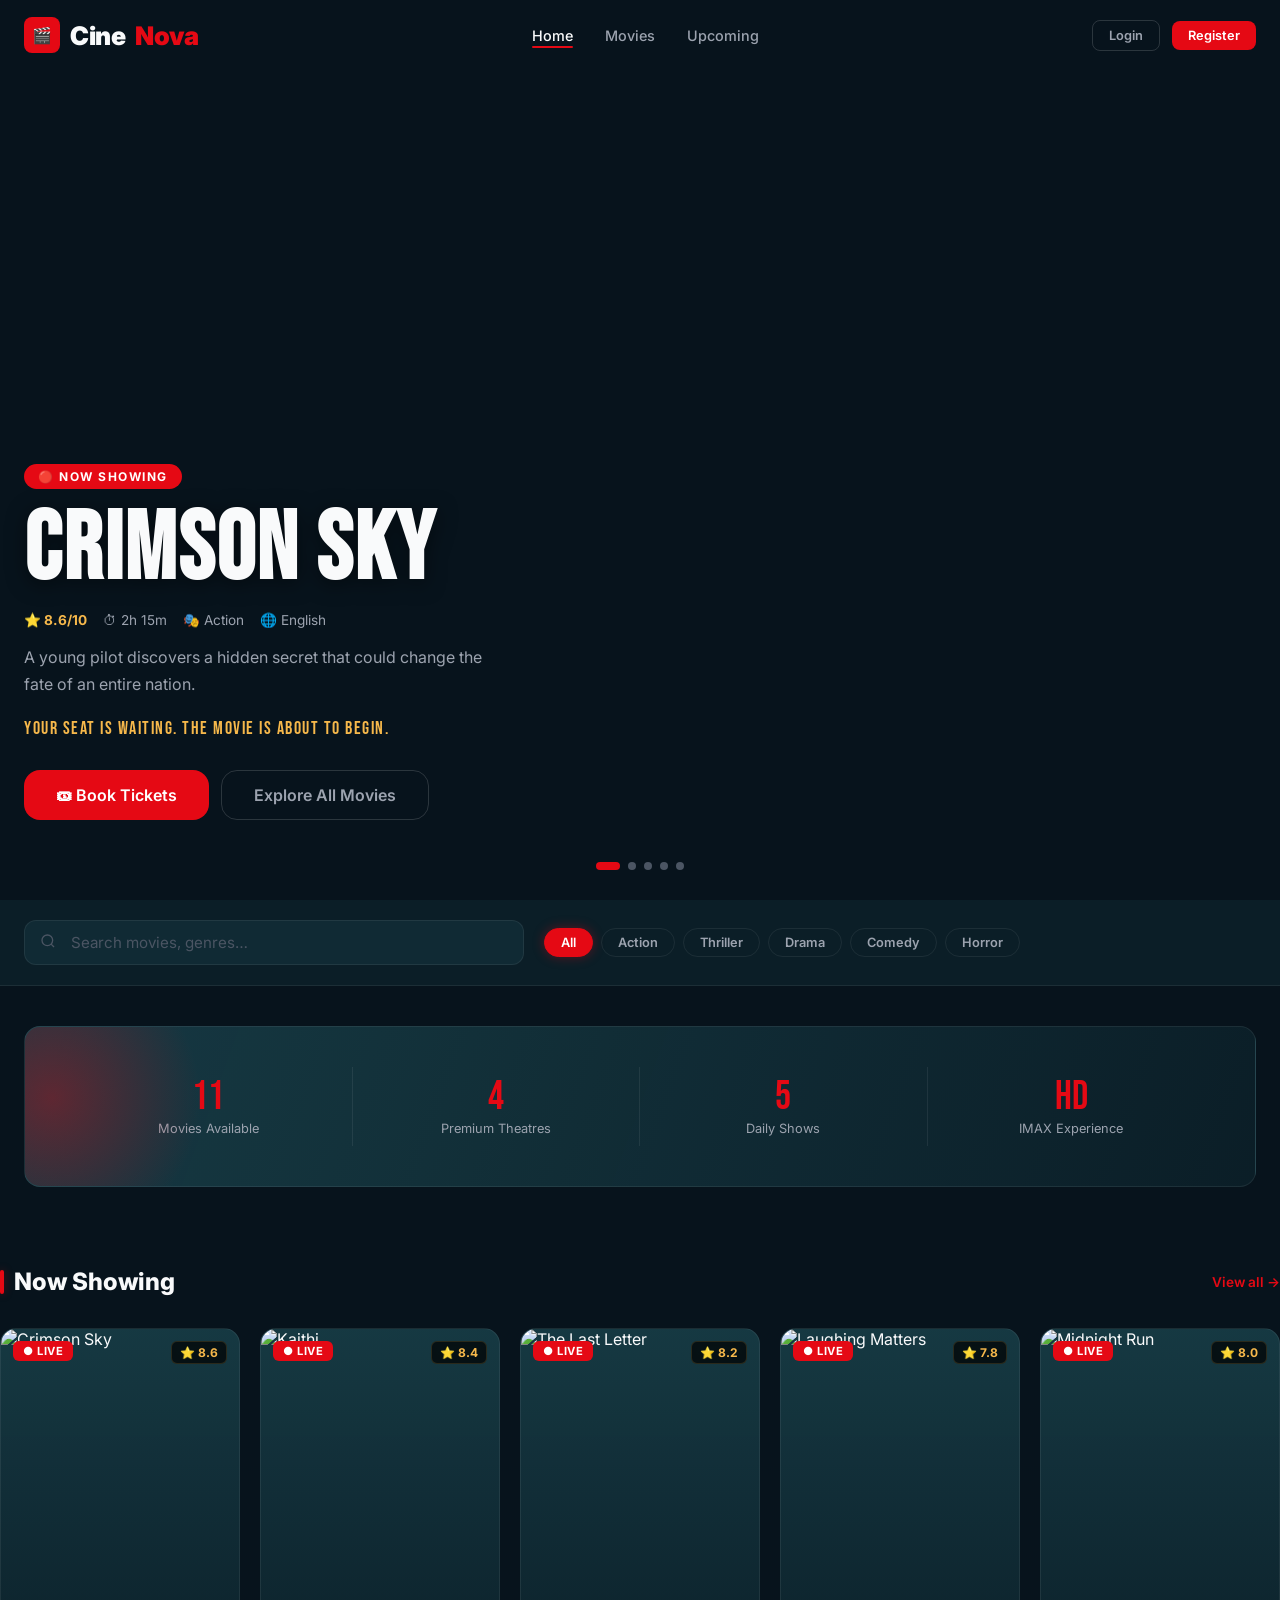
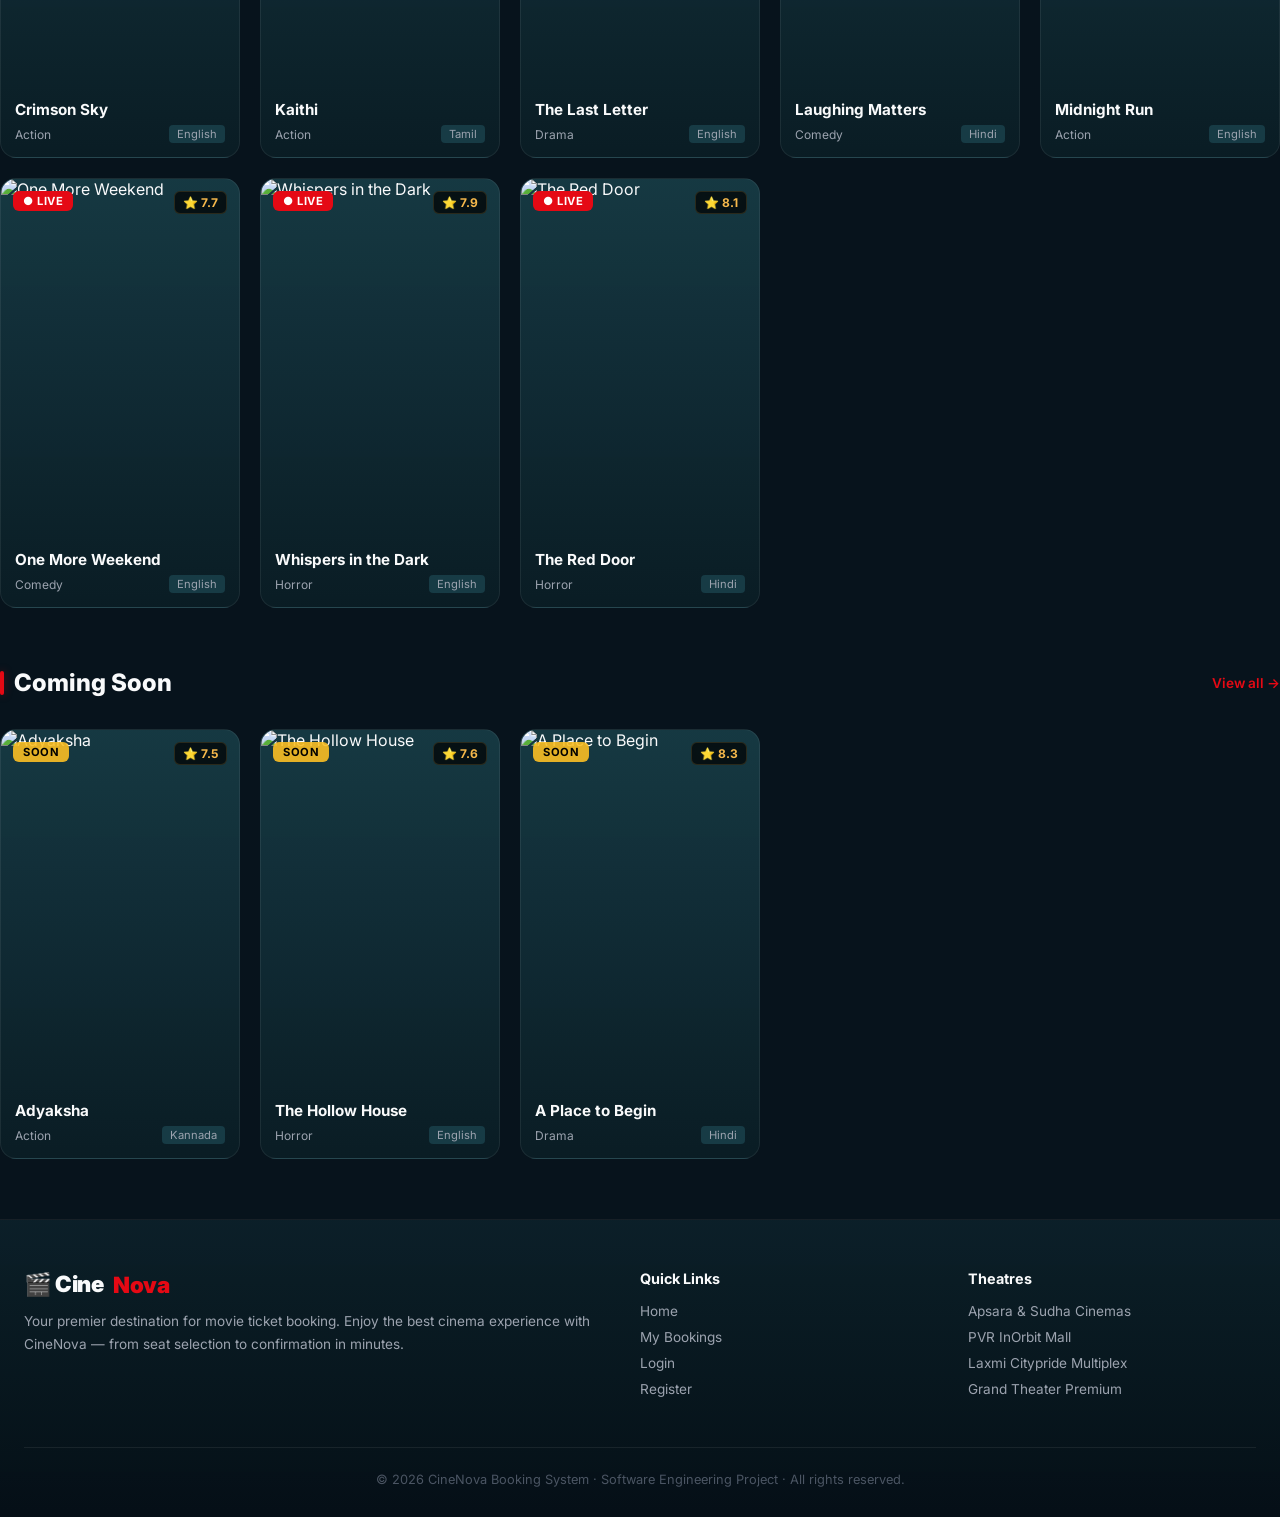
<file: seat-selection.html>
<!DOCTYPE html>
<html lang="en">
<head>
  <meta charset="UTF-8">
  <meta name="viewport" content="width=device-width, initial-scale=1.0">
  <title>CineNova | Select Seats</title>
  <link rel="stylesheet" href="css/style.css">
</head>
<body>
  <nav class="navbar scrolled">
    <div class="container">
      <a href="index.html" class="logo"><div class="logo-icon">🎬</div>Cine<span>Nova</span></a>
      <div style="text-align:center;">
        <div style="font-weight:700; font-size:1rem;" id="seat-movie-title">—</div>
        <div style="font-size:0.8rem; color:var(--text-dim);" id="seat-info">—</div>
      </div>
      <a href="index.html" class="btn btn-ghost btn-sm">← Back</a>
    </div>
  </nav>

  <div class="seat-page">
    <div class="container">
      <!-- Screen -->
      <div class="screen-wrap">
        <div class="screen-3d"></div>
        <div class="screen-label">All Eyes This Way — Screen</div>
      </div>

      <!-- Legend -->
      <div class="legend">
        <div class="legend-item"><div class="legend-dot" style="background:var(--surface-3);"></div>Available</div>
        <div class="legend-item"><div class="legend-dot" style="background:var(--primary); box-shadow:0 0 10px var(--primary-glow);"></div>Selected</div>
        <div class="legend-item"><div class="legend-dot" style="background:var(--surface-2); opacity:0.5;"></div>Booked</div>
      </div>

      <!-- Seats -->
      <div class="seating-area" id="seating-area"></div>
    </div>
  </div>

  <!-- Booking Bar -->
  <div class="booking-bar">
    <div class="container booking-bar-inner">
      <div class="booking-bar-info">
        <div>
          <div class="bar-label">Selected Seats</div>
          <div class="bar-value" id="selected-seats-display">None</div>
        </div>
        <div>
          <div class="bar-label">Tickets</div>
          <div class="bar-value" id="seat-count">0</div>
        </div>
        <div>
          <div class="bar-label">Total</div>
          <div class="bar-price" id="total-price">₹0</div>
        </div>
      </div>
      <button class="btn btn-primary btn-lg" id="continue-btn" disabled style="opacity:0.5;">
        Continue to Summary →
      </button>
    </div>
  </div>

  <script src="js/data.js"></script>
  <script>
    const booking = JSON.parse(sessionStorage.getItem('currentBooking'));
    if (!booking) { window.location.href = 'index.html'; }

    const movies = JSON.parse(localStorage.getItem('movies'));
    const theatres = JSON.parse(localStorage.getItem('theatres'));
    const seatMaps = JSON.parse(localStorage.getItem('seatMaps')) || {};
    const movie = movies.find(m => m.id === booking.movieId);
    const theatre = theatres.find(t => t.id === booking.theatreId);

    document.getElementById('seat-movie-title').textContent = movie.title;
    document.getElementById('seat-info').textContent = `${theatre.name} · ${booking.date} · ${booking.time}`;

    const showKey = `${booking.movieId}_${booking.theatreId}_${booking.date}_${booking.time}`;
    const bookedSeats = seatMaps[showKey] || [];

    const PRICE = 250;
    const ROWS = ['A','B','C','D','E','F','G','H'];
    const COLS = 10;
    let selectedSeats = [];

    const area = document.getElementById('seating-area');
    ROWS.forEach(row => {
      const rowDiv = document.createElement('div');
      rowDiv.className = 'seat-row';

      // Row label
      const label = document.createElement('span');
      label.className = 'row-label';
      label.textContent = row;
      rowDiv.appendChild(label);

      for (let c = 1; c <= COLS; c++) {
        if (c === 6) {
          const aisle = document.createElement('div');
          aisle.className = 'seat-aisle';
          rowDiv.appendChild(aisle);
        }
        const seatId = `${row}${c}`;
        const btn = document.createElement('button');
        btn.className = 'seat ' + (bookedSeats.includes(seatId) ? 'booked' : 'available');
        btn.title = seatId;
        btn.disabled = bookedSeats.includes(seatId);
        btn.addEventListener('click', () => {
          if (btn.classList.contains('selected')) {
            btn.classList.replace('selected', 'available');
            selectedSeats = selectedSeats.filter(s => s !== seatId);
          } else {
            btn.classList.replace('available', 'selected');
            selectedSeats.push(seatId);
          }
          updateBar();
        });
        rowDiv.appendChild(btn);
      }

      // Row label end
      const label2 = document.createElement('span');
      label2.className = 'row-label';
      label2.textContent = row;
      rowDiv.appendChild(label2);

      area.appendChild(rowDiv);
    });

    function updateBar() {
      const count = selectedSeats.length;
      document.getElementById('seat-count').textContent = count;
      document.getElementById('total-price').textContent = `₹${count * PRICE}`;
      document.getElementById('selected-seats-display').textContent = count ? selectedSeats.join(', ') : 'None';
      const btn = document.getElementById('continue-btn');
      btn.disabled = count === 0;
      btn.style.opacity = count ? '1' : '0.5';
    }

    document.getElementById('continue-btn').addEventListener('click', () => {
      booking.seats = selectedSeats;
      booking.totalAmount = selectedSeats.length * PRICE;
      sessionStorage.setItem('currentBooking', JSON.stringify(booking));
      window.location.href = 'booking-summary.html';
    });
  </script>
</body>
</html>
</file>
<file: css/style.css>
@import url('https://fonts.googleapis.com/css2?family=Inter:wght@300;400;500;600;700;800;900&family=Bebas+Neue&display=swap');

:root {
  --bg: #07131c;
  --bg-secondary: #0c2029;
  --surface: #102a34;
  --surface-2: #173b45;
  --surface-3: #2b5660;
  --primary: #e50914;
  --primary-dark: #b91c1c;
  --primary-glow: rgba(229, 9, 20, 0.35);
  --gold: #f6b84b;
  --gold-dim: rgba(246, 184, 75, 0.15);
  --text: #f9fafb;
  --text-dim: #9ca3af;
  --text-faint: #4b5563;
  --border: rgba(255,255,255,0.07);
  --border-bright: rgba(255,255,255,0.15);
  --glass: rgba(255,255,255,0.04);
  --radius: 16px;
  --radius-sm: 10px;
  --transition: all 0.3s cubic-bezier(0.4, 0, 0.2, 1);
}

*, *::before, *::after { margin: 0; padding: 0; box-sizing: border-box; }

html { scroll-behavior: smooth; }

body {
  font-family: 'Inter', sans-serif;
  background-color: var(--bg);
  background-image:
    linear-gradient(180deg, rgba(7, 19, 28, 0.86), rgba(7, 19, 28, 0.98)),
    url('https://images.unsplash.com/photo-1489599849927-2ee91cede3ba?auto=format&fit=crop&q=80&w=2200');
  background-attachment: fixed;
  background-position: center top;
  background-size: cover;
  color: var(--text);
  min-height: 100vh;
  display: flex;
  flex-direction: column;
  overflow-x: hidden;
}

a { text-decoration: none; color: inherit; }
ul { list-style: none; }
button { font-family: 'Inter', sans-serif; cursor: pointer; }

/* ── SCROLLBAR ── */
::-webkit-scrollbar { width: 6px; }
::-webkit-scrollbar-track { background: var(--bg); }
::-webkit-scrollbar-thumb { background: var(--surface-3); border-radius: 3px; }
::-webkit-scrollbar-thumb:hover { background: var(--text-dim); }

/* ── CONTAINER ── */
.container { width: 100%; max-width: 1280px; margin: 0 auto; padding: 0 24px; }

/* ── NAVBAR ── */
.navbar {
  position: fixed;
  top: 0; left: 0; right: 0;
  z-index: 1000;
  padding: 0;
  transition: var(--transition);
}
.navbar.scrolled {
  background: rgba(7, 19, 28, 0.95);
  backdrop-filter: blur(20px);
  border-bottom: 1px solid var(--border);
  box-shadow: 0 4px 30px rgba(0,0,0,0.4);
}
.navbar .container {
  display: flex;
  justify-content: space-between;
  align-items: center;
  height: 70px;
}
.logo {
  display: flex;
  align-items: center;
  gap: 10px;
  font-size: 1.6rem;
  font-weight: 900;
  letter-spacing: -0.5px;
}
.logo-icon {
  width: 36px; height: 36px;
  background: var(--primary);
  border-radius: 8px;
  display: flex;
  align-items: center;
  justify-content: center;
  font-size: 1rem;
}
.logo span { color: var(--primary); }
.nav-links {
  display: flex;
  gap: 2rem;
  align-items: center;
}
.nav-links a {
  font-size: 0.9rem;
  font-weight: 500;
  color: var(--text-dim);
  transition: var(--transition);
  position: relative;
}
.nav-links a::after {
  content: '';
  position: absolute;
  bottom: -4px; left: 0; right: 0;
  height: 2px;
  background: var(--primary);
  transform: scaleX(0);
  transition: var(--transition);
  border-radius: 2px;
}
.nav-links a:hover, .nav-links a.active { color: var(--text); }
.nav-links a:hover::after, .nav-links a.active::after { transform: scaleX(1); }
.nav-actions { display: flex; gap: 12px; align-items: center; }

/* ── BUTTONS ── */
.btn {
  display: inline-flex;
  align-items: center;
  gap: 8px;
  padding: 10px 22px;
  border-radius: var(--radius-sm);
  font-weight: 600;
  font-size: 0.9rem;
  border: none;
  transition: var(--transition);
  white-space: nowrap;
  cursor: pointer;
}
.btn-primary {
  background: var(--primary);
  color: white;
}
.btn-primary:hover {
  background: var(--primary-dark);
  box-shadow: 0 0 20px var(--primary-glow);
  transform: translateY(-1px);
}
.btn-ghost {
  background: transparent;
  color: var(--text-dim);
  border: 1px solid var(--border-bright);
}
.btn-ghost:hover {
  background: var(--glass);
  color: var(--text);
  border-color: rgba(255,255,255,0.3);
}
.btn-lg {
  padding: 14px 32px;
  font-size: 1rem;
  border-radius: var(--radius);
}
.btn-sm {
  padding: 7px 16px;
  font-size: 0.8rem;
  border-radius: 8px;
}

/* ── HERO ── */
.hero {
  position: relative;
  height: 100vh;
  min-height: 650px;
  overflow: hidden;
  display: flex;
  align-items: flex-end;
  padding-bottom: 80px;
}
.hero-bg {
  position: absolute; inset: 0;
  background-size: cover;
  background-position: center;
  transform: scale(1.05);
  transition: transform 8s ease;
}
.hero-bg.active { transform: scale(1); }
.hero-gradient {
  position: absolute; inset: 0;
  background: linear-gradient(
    to right,
    rgba(7,19,28,0.96) 0%,
    rgba(7,19,28,0.62) 50%,
    rgba(7,19,28,0.12) 100%
  ),
  linear-gradient(
    to top,
    rgba(7,19,28,1) 0%,
    rgba(7,19,28,0.3) 40%,
    transparent 100%
  );
}
.hero-content {
  position: relative;
  z-index: 2;
  max-width: 580px;
}
.hero-badge {
  display: inline-flex;
  align-items: center;
  gap: 8px;
  background: var(--primary);
  color: white;
  padding: 5px 14px;
  border-radius: 20px;
  font-size: 0.75rem;
  font-weight: 700;
  letter-spacing: 1.5px;
  text-transform: uppercase;
  margin-bottom: 1rem;
}
.hero-title {
  font-family: 'Bebas Neue', cursive;
  font-size: clamp(3.5rem, 8vw, 6rem);
  line-height: 0.95;
  letter-spacing: 2px;
  margin-bottom: 1rem;
  text-shadow: 0 4px 20px rgba(0,0,0,0.5);
}
.hero-meta {
  display: flex;
  align-items: center;
  gap: 1rem;
  margin-bottom: 1rem;
  flex-wrap: wrap;
}
.hero-meta span {
  font-size: 0.85rem;
  color: var(--text-dim);
  display: flex;
  align-items: center;
  gap: 4px;
}
.hero-rating { color: var(--gold) !important; font-weight: 700; }
.hero-desc {
  font-size: 1rem;
  color: var(--text-dim);
  line-height: 1.7;
  margin-bottom: 2rem;
  max-width: 480px;
}
.hero-quote {
  color: var(--gold);
  font-family: 'Bebas Neue', cursive;
  font-size: 1.15rem;
  letter-spacing: 1.5px;
  line-height: 1.3;
  margin: -0.8rem 0 1.8rem;
  text-transform: uppercase;
}
.hero-actions { display: flex; gap: 12px; flex-wrap: wrap; }

/* Hero Dots */
.hero-dots {
  position: absolute;
  bottom: 30px;
  left: 50%;
  transform: translateX(-50%);
  display: flex;
  gap: 8px;
  z-index: 10;
}
.hero-dot {
  width: 8px; height: 8px;
  border-radius: 4px;
  background: var(--text-faint);
  cursor: pointer;
  transition: var(--transition);
  border: none;
}
.hero-dot.active {
  background: var(--primary);
  width: 24px;
}

/* ── SEARCH BAR ── */
.search-section {
  background: rgba(12, 32, 41, 0.92);
  backdrop-filter: blur(16px);
  border-bottom: 1px solid var(--border);
  padding: 20px 0;
  position: sticky;
  top: 70px;
  z-index: 100;
}
.search-wrapper {
  position: relative;
  max-width: 500px;
}
.search-icon {
  position: absolute;
  left: 16px; top: 50%;
  transform: translateY(-50%);
  color: var(--text-faint);
  pointer-events: none;
}
.search-input {
  width: 100%;
  background: var(--surface);
  border: 1px solid var(--border);
  border-radius: 12px;
  padding: 12px 16px 12px 46px;
  color: var(--text);
  font-size: 0.95rem;
  font-family: 'Inter', sans-serif;
  transition: var(--transition);
  outline: none;
}
.search-input:focus {
  border-color: var(--primary);
  box-shadow: 0 0 0 3px var(--primary-glow);
}
.search-input::placeholder { color: var(--text-faint); }

/* ── GENRE FILTERS ── */
.genre-filters {
  display: flex;
  gap: 8px;
  flex-wrap: wrap;
  margin-top: 0;
}
.genre-pill {
  padding: 6px 16px;
  border-radius: 20px;
  font-size: 0.8rem;
  font-weight: 600;
  border: 1px solid var(--border);
  background: transparent;
  color: var(--text-dim);
  cursor: pointer;
  transition: var(--transition);
}
.genre-pill:hover { border-color: var(--border-bright); color: var(--text); }
.genre-pill.active {
  background: var(--primary);
  border-color: var(--primary);
  color: white;
  box-shadow: 0 0 12px var(--primary-glow);
}

/* ── SECTION ── */
.section { padding: 60px 0; }
.section-header {
  display: flex;
  justify-content: space-between;
  align-items: center;
  margin-bottom: 32px;
}
.section-title {
  font-size: 1.5rem;
  font-weight: 800;
  display: flex;
  align-items: center;
  gap: 10px;
}
.section-title::before {
  content: '';
  width: 4px;
  height: 24px;
  background: var(--primary);
  border-radius: 2px;
  box-shadow: 0 0 8px var(--primary-glow);
}
.section-link {
  font-size: 0.85rem;
  color: var(--primary);
  font-weight: 600;
  display: flex;
  align-items: center;
  gap: 4px;
  transition: var(--transition);
}
.section-link:hover { gap: 8px; }

/* ── MOVIE GRID ── */
.movies-grid {
  display: grid;
  grid-template-columns: repeat(auto-fill, minmax(200px, 1fr));
  gap: 20px;
}

/* ── MOVIE CARD ── */
.movie-card {
  position: relative;
  border-radius: var(--radius);
  overflow: hidden;
  background: linear-gradient(180deg, rgba(23, 59, 69, 0.94), rgba(10, 29, 37, 0.98));
  cursor: pointer;
  transition: var(--transition);
  border: 1px solid var(--border);
  group: '';
}
.movie-card:hover {
  transform: translateY(-8px) scale(1.02);
  border-color: rgba(229,9,20,0.4);
  box-shadow: 0 20px 60px rgba(0,0,0,0.6), 0 0 30px rgba(229,9,20,0.15);
  z-index: 2;
}
.movie-poster-wrap {
  position: relative;
  aspect-ratio: 2/3;
  overflow: hidden;
}
.movie-poster {
  width: 100%;
  height: 100%;
  object-fit: cover;
  transition: transform 0.5s ease;
}
.movie-card:hover .movie-poster { transform: scale(1.08); }
.movie-poster-overlay {
  position: absolute; inset: 0;
  background: linear-gradient(to top, rgba(0,0,0,0.95) 0%, rgba(0,0,0,0.3) 50%, transparent 100%);
  opacity: 0;
  transition: var(--transition);
  display: flex;
  flex-direction: column;
  justify-content: flex-end;
  padding: 20px 16px;
}
.movie-card:hover .movie-poster-overlay { opacity: 1; }
.card-book-btn {
  width: 100%;
  padding: 10px;
  background: var(--primary);
  color: white;
  border: none;
  border-radius: 8px;
  font-weight: 700;
  font-size: 0.85rem;
  cursor: pointer;
  transition: var(--transition);
  font-family: 'Inter', sans-serif;
  margin-bottom: 8px;
}
.card-book-btn:hover { background: var(--primary-dark); }
.card-tags {
  display: flex;
  gap: 6px;
  flex-wrap: wrap;
}
.card-tag {
  padding: 3px 8px;
  background: rgba(255,255,255,0.1);
  border-radius: 4px;
  font-size: 0.7rem;
  color: var(--text-dim);
}
.movie-badge {
  position: absolute;
  top: 12px; left: 12px;
  padding: 3px 10px;
  border-radius: 6px;
  font-size: 0.7rem;
  font-weight: 700;
  letter-spacing: 0.5px;
  text-transform: uppercase;
  z-index: 1;
}
.badge-live { background: var(--primary); color: white; }
.badge-soon { background: rgba(251,191,36,0.9); color: #000; }
.movie-rating-badge {
  position: absolute;
  top: 12px; right: 12px;
  background: rgba(0,0,0,0.7);
  backdrop-filter: blur(4px);
  border: 1px solid var(--gold-dim);
  color: var(--gold);
  padding: 3px 8px;
  border-radius: 6px;
  font-size: 0.75rem;
  font-weight: 700;
  display: flex;
  align-items: center;
  gap: 3px;
  z-index: 1;
}
.movie-card-info { padding: 14px; }
.card-title {
  font-size: 0.95rem;
  font-weight: 700;
  margin-bottom: 6px;
  white-space: nowrap;
  overflow: hidden;
  text-overflow: ellipsis;
}
.card-meta {
  display: flex;
  justify-content: space-between;
  align-items: center;
}
.card-genre {
  font-size: 0.75rem;
  color: var(--text-dim);
  white-space: nowrap;
  overflow: hidden;
  text-overflow: ellipsis;
}
.card-lang {
  font-size: 0.7rem;
  background: var(--surface-2);
  padding: 2px 8px;
  border-radius: 4px;
  color: var(--text-dim);
  flex-shrink: 0;
}

/* ── STATS BANNER ── */
.stats-banner {
  background:
    linear-gradient(110deg, rgba(23, 59, 69, 0.96), rgba(12, 32, 41, 0.9)),
    url('https://images.unsplash.com/photo-1517604931442-7e0c8ed2963c?auto=format&fit=crop&q=80&w=1200') center/cover;
  border: 1px solid var(--border);
  border-radius: var(--radius);
  padding: 40px;
  display: grid;
  grid-template-columns: repeat(4, 1fr);
  gap: 0;
  margin: 20px 0;
  position: relative;
  overflow: hidden;
}
.stats-banner::before {
  content: '';
  position: absolute;
  top: -50%; left: -10%;
  width: 300px; height: 300px;
  background: radial-gradient(circle, var(--primary-glow) 0%, transparent 70%);
  pointer-events: none;
}
.stat-item {
  text-align: center;
  padding: 10px;
  border-right: 1px solid var(--border);
}
.stat-item:last-child { border-right: none; }
.stat-number {
  font-family: 'Bebas Neue', cursive;
  font-size: 2.5rem;
  color: var(--primary);
  line-height: 1;
  display: block;
}
.stat-label {
  font-size: 0.8rem;
  color: var(--text-dim);
  margin-top: 4px;
}

/* ── FOOTER ── */
footer {
  background:
    linear-gradient(180deg, rgba(12, 32, 41, 0.94), rgba(5, 15, 22, 0.98)),
    url('https://images.unsplash.com/photo-1485846234645-a62644f84728?auto=format&fit=crop&q=80&w=1600') center/cover;
  border-top: 1px solid var(--border);
  padding: 50px 0 30px;
  margin-top: auto;
}
.footer-grid {
  display: grid;
  grid-template-columns: 2fr 1fr 1fr;
  gap: 40px;
  margin-bottom: 40px;
}
.footer-logo { margin-bottom: 12px; }
.footer-desc { font-size: 0.85rem; color: var(--text-dim); line-height: 1.7; }
.footer-col h4 { font-weight: 700; margin-bottom: 16px; font-size: 0.9rem; }
.footer-col a {
  display: block;
  color: var(--text-dim);
  font-size: 0.85rem;
  margin-bottom: 10px;
  transition: var(--transition);
}
.footer-col a:hover { color: var(--primary); padding-left: 4px; }
.footer-bottom {
  border-top: 1px solid var(--border);
  padding-top: 24px;
  text-align: center;
  color: var(--text-faint);
  font-size: 0.8rem;
}

/* ── FORM PAGES ── */
.auth-page {
  min-height: calc(100vh - 70px);
  display: flex;
  align-items: center;
  justify-content: center;
  padding: 40px 20px;
  background: radial-gradient(ellipse at top, rgba(229,9,20,0.08) 0%, transparent 60%);
}
.auth-card {
  width: 100%;
  max-width: 420px;
  background: var(--surface);
  border: 1px solid var(--border);
  border-radius: 20px;
  padding: 40px;
  box-shadow: 0 25px 60px rgba(0,0,0,0.5);
}
.auth-card h2 {
  font-size: 1.8rem;
  font-weight: 800;
  margin-bottom: 6px;
}
.auth-card p { color: var(--text-dim); font-size: 0.9rem; margin-bottom: 28px; }
.form-group { margin-bottom: 20px; }
.form-group label {
  display: block;
  font-size: 0.85rem;
  font-weight: 600;
  color: var(--text-dim);
  margin-bottom: 8px;
}
.form-group input, .form-group select {
  width: 100%;
  background: var(--bg);
  border: 1px solid var(--border);
  border-radius: 10px;
  padding: 12px 16px;
  color: var(--text);
  font-family: 'Inter', sans-serif;
  font-size: 0.95rem;
  transition: var(--transition);
  outline: none;
}
.form-group input:focus, .form-group select:focus {
  border-color: var(--primary);
  box-shadow: 0 0 0 3px var(--primary-glow);
}
.form-group input::placeholder { color: var(--text-faint); }
.form-submit {
  width: 100%;
  padding: 13px;
  background: var(--primary);
  color: white;
  border: none;
  border-radius: 10px;
  font-weight: 700;
  font-size: 1rem;
  cursor: pointer;
  transition: var(--transition);
  font-family: 'Inter', sans-serif;
}
.form-submit:hover {
  background: var(--primary-dark);
  box-shadow: 0 0 20px var(--primary-glow);
}
.auth-switch { text-align: center; margin-top: 20px; font-size: 0.85rem; color: var(--text-dim); }
.auth-switch a { color: var(--primary); font-weight: 600; }

/* ── MOVIE DETAILS PAGE ── */
.details-hero-wrap {
  position: relative;
  height: 500px;
  overflow: hidden;
}
.details-hero-bg {
  width: 100%; height: 100%;
  object-fit: cover;
  filter: blur(3px) brightness(0.35);
  transform: scale(1.05);
}
.details-hero-overlay {
  position: absolute; inset: 0;
  background: linear-gradient(to top, var(--bg) 0%, transparent 60%);
}
.details-main {
  position: relative;
  margin-top: -200px;
  z-index: 2;
  padding-bottom: 60px;
}
.details-layout {
  display: grid;
  grid-template-columns: 260px 1fr;
  gap: 40px;
  align-items: start;
}
.details-poster-img {
  width: 100%;
  border-radius: var(--radius);
  box-shadow: 0 30px 80px rgba(0,0,0,0.6);
  border: 1px solid var(--border);
}
.details-info { padding-top: 160px; }
.details-title {
  font-family: 'Bebas Neue', cursive;
  font-size: clamp(2.5rem, 5vw, 4rem);
  letter-spacing: 2px;
  line-height: 1;
  margin-bottom: 16px;
}
.details-meta {
  display: flex;
  flex-wrap: wrap;
  gap: 16px;
  margin-bottom: 20px;
  align-items: center;
}
.meta-chip {
  display: inline-flex;
  align-items: center;
  gap: 6px;
  padding: 5px 14px;
  background: var(--surface-2);
  border: 1px solid var(--border);
  border-radius: 20px;
  font-size: 0.8rem;
  color: var(--text-dim);
}
.meta-chip.rating {
  background: var(--gold-dim);
  border-color: rgba(251,191,36,0.3);
  color: var(--gold);
  font-weight: 700;
}
.details-synopsis {
  font-size: 0.95rem;
  color: var(--text-dim);
  line-height: 1.8;
  margin-bottom: 16px;
}
.booking-box {
  background: var(--surface);
  border: 1px solid var(--border);
  border-radius: var(--radius);
  padding: 32px;
  margin-top: 40px;
}
.booking-box h3 {
  font-size: 1.3rem;
  font-weight: 800;
  margin-bottom: 24px;
  display: flex;
  align-items: center;
  gap: 10px;
}
.booking-grid {
  display: grid;
  grid-template-columns: repeat(3, 1fr);
  gap: 16px;
}

/* ── SEAT SELECTION ── */
.seat-page { padding: 100px 0 40px; }
.screen-wrap { text-align: center; margin-bottom: 48px; }
.screen-3d {
  display: inline-block;
  background: linear-gradient(to bottom, #fff, #c0c0c0);
  width: min(640px, 90%);
  height: 10px;
  border-radius: 50% 50% 0 0 / 100% 100% 0 0;
  box-shadow: 0 -4px 30px rgba(255,255,255,0.4), 0 0 60px rgba(255,255,255,0.15);
  margin-bottom: 8px;
}
.screen-label {
  font-size: 0.75rem;
  color: var(--text-faint);
  letter-spacing: 4px;
  text-transform: uppercase;
}
.legend {
  display: flex;
  justify-content: center;
  gap: 24px;
  margin-bottom: 40px;
  flex-wrap: wrap;
}
.legend-item {
  display: flex;
  align-items: center;
  gap: 8px;
  font-size: 0.8rem;
  color: var(--text-dim);
}
.legend-dot {
  width: 22px; height: 22px;
  border-radius: 5px;
}
.seating-area { display: flex; flex-direction: column; align-items: center; gap: 8px; }
.seat-row { display: flex; align-items: center; gap: 6px; }
.row-label { width: 20px; font-size: 0.7rem; color: var(--text-faint); text-align: center; flex-shrink: 0; }
.seat {
  width: 32px; height: 28px;
  border-radius: 5px 5px 3px 3px;
  border: none;
  cursor: pointer;
  transition: var(--transition);
  font-size: 0;
  position: relative;
}
.seat::before {
  content: '';
  position: absolute;
  top: 0; left: 4px; right: 4px;
  height: 3px;
  border-radius: 2px 2px 0 0;
  background: inherit;
  filter: brightness(1.3);
}
.seat.available { background: var(--surface-3); }
.seat.available:hover { background: var(--primary); transform: scale(1.1); box-shadow: 0 0 10px var(--primary-glow); }
.seat.selected { background: var(--primary); box-shadow: 0 0 12px var(--primary-glow); }
.seat.booked { background: var(--surface-2); cursor: not-allowed; opacity: 0.5; }
.seat-aisle { width: 20px; }
.booking-bar {
  position: fixed;
  bottom: 0; left: 0; right: 0;
  background: rgba(13,17,23,0.95);
  backdrop-filter: blur(20px);
  border-top: 1px solid var(--border);
  padding: 16px 0;
  z-index: 200;
}
.booking-bar-inner {
  display: flex;
  justify-content: space-between;
  align-items: center;
}
.booking-bar-info { display: flex; gap: 32px; align-items: center; }
.bar-label { font-size: 0.8rem; color: var(--text-dim); }
.bar-value { font-size: 1rem; font-weight: 700; }
.bar-price { font-size: 1.4rem; font-weight: 800; color: var(--primary); }

/* ── SUMMARY PAGE ── */
.summary-wrap { max-width: 640px; margin: 120px auto 60px; }
.summary-card {
  background: var(--surface);
  border: 1px solid var(--border);
  border-radius: 20px;
  overflow: hidden;
  box-shadow: 0 25px 60px rgba(0,0,0,0.4);
}
.summary-top {
  background: linear-gradient(135deg, var(--primary) 0%, var(--primary-dark) 100%);
  padding: 28px 32px;
  display: flex;
  align-items: center;
  justify-content: space-between;
}
.summary-top h2 { font-size: 1.4rem; font-weight: 800; }
.summary-body { padding: 28px 32px; }
.summary-row {
  display: flex;
  justify-content: space-between;
  align-items: start;
  padding: 14px 0;
  border-bottom: 1px solid var(--border);
  gap: 20px;
}
.summary-row:last-child { border-bottom: none; }
.s-label { color: var(--text-dim); font-size: 0.85rem; }
.s-value { font-weight: 600; font-size: 0.95rem; text-align: right; }
.total-row { background: var(--gold-dim); border-radius: 10px; padding: 14px 16px !important; border: 1px solid rgba(251,191,36,0.2) !important; margin-top: 8px; }
.total-row .s-label { color: var(--gold); font-weight: 700; }
.total-row .s-value { color: var(--gold); font-size: 1.3rem; font-weight: 800; }
.summary-actions { padding: 24px 32px; background: var(--bg); display: flex; justify-content: space-between; }

/* ── CONFIRMATION ── */
.confirm-wrap { max-width: 520px; margin: 120px auto 60px; text-align: center; }
.confirm-icon {
  width: 80px; height: 80px;
  background: rgba(16,185,129,0.15);
  border: 2px solid rgba(16,185,129,0.4);
  border-radius: 50%;
  display: flex;
  align-items: center;
  justify-content: center;
  margin: 0 auto 20px;
  font-size: 2rem;
}
.ticket-card {
  background: white;
  color: #111;
  border-radius: 20px;
  overflow: visible;
  margin-top: 32px;
  position: relative;
  box-shadow: 0 25px 60px rgba(0,0,0,0.4);
}
.ticket-head {
  background: linear-gradient(135deg, var(--primary) 0%, #7c0909 100%);
  color: white;
  padding: 24px 28px;
  text-align: center;
  border-radius: 20px 20px 0 0;
}
.ticket-head h3 { font-size: 1.4rem; font-weight: 800; margin-bottom: 4px; }
.ticket-perforation {
  display: flex;
  align-items: center;
  position: relative;
}
.perf-circle {
  width: 30px; height: 30px;
  border-radius: 50%;
  background: var(--bg);
  flex-shrink: 0;
  margin: -15px;
  z-index: 1;
}
.perf-line {
  flex: 1;
  border-top: 2px dashed #e5e7eb;
  margin: 0 20px;
}
.ticket-body { padding: 24px 28px; }
.ticket-grid { display: grid; grid-template-columns: 1fr 1fr; gap: 20px; }
.ticket-field-label { font-size: 0.7rem; color: #9ca3af; text-transform: uppercase; letter-spacing: 1px; }
.ticket-field-value { font-size: 1rem; font-weight: 700; color: #111; margin-top: 3px; }
.ticket-barcode {
  font-family: monospace;
  font-size: 2.5rem;
  letter-spacing: 4px;
  color: #111;
  text-align: center;
  margin: 16px 0 8px;
  line-height: 1;
}
.ticket-id { font-size: 0.75rem; color: #9ca3af; }

/* ── MY BOOKINGS ── */
.bookings-page { padding: 120px 0 60px; }
.booking-item {
  display: flex;
  background: var(--surface);
  border: 1px solid var(--border);
  border-radius: var(--radius);
  overflow: hidden;
  transition: var(--transition);
  margin-bottom: 16px;
}
.booking-item:hover { border-color: var(--border-bright); box-shadow: 0 8px 30px rgba(0,0,0,0.3); }
.booking-item-poster {
  width: 90px;
  object-fit: cover;
  flex-shrink: 0;
}
.booking-item-info { flex: 1; padding: 20px; }
.booking-item-title { font-weight: 800; font-size: 1.05rem; margin-bottom: 8px; }
.booking-item-meta { color: var(--text-dim); font-size: 0.85rem; margin-bottom: 4px; }
.booking-item-right { padding: 20px; text-align: right; display: flex; flex-direction: column; justify-content: space-between; align-items: flex-end; }
.status-chip {
  padding: 4px 12px;
  border-radius: 20px;
  font-size: 0.75rem;
  font-weight: 700;
  background: rgba(16,185,129,0.15);
  color: #10b981;
  border: 1px solid rgba(16,185,129,0.3);
}
.booking-amount { font-size: 1.2rem; font-weight: 800; color: var(--primary); }

/* ── ADMIN ── */
.admin-page { padding: 100px 0 60px; }
.admin-layout { display: grid; grid-template-columns: 240px 1fr; gap: 28px; align-items: start; }
.admin-sidebar {
  background: var(--surface);
  border: 1px solid var(--border);
  border-radius: var(--radius);
  padding: 20px;
  position: sticky;
  top: 90px;
}
.admin-sidebar h3 { font-size: 0.75rem; color: var(--text-faint); text-transform: uppercase; letter-spacing: 1.5px; font-weight: 600; margin-bottom: 12px; padding-left: 8px; }
.sidebar-btn {
  display: flex;
  align-items: center;
  gap: 10px;
  width: 100%;
  padding: 10px 12px;
  border-radius: 10px;
  background: none;
  border: none;
  color: var(--text-dim);
  font-size: 0.9rem;
  font-weight: 500;
  cursor: pointer;
  transition: var(--transition);
  text-align: left;
  font-family: 'Inter', sans-serif;
  margin-bottom: 4px;
}
.sidebar-btn:hover, .sidebar-btn.active { background: var(--surface-2); color: var(--text); }
.sidebar-btn.active { color: var(--primary); background: rgba(229,9,20,0.08); }
.admin-content {
  background: var(--surface);
  border: 1px solid var(--border);
  border-radius: var(--radius);
  padding: 28px;
}
.admin-content-header { display: flex; justify-content: space-between; align-items: center; margin-bottom: 24px; }
.admin-content-header h2 { font-size: 1.3rem; font-weight: 800; }
table { width: 100%; border-collapse: collapse; }
th { padding: 12px 16px; text-align: left; font-size: 0.75rem; color: var(--text-faint); text-transform: uppercase; letter-spacing: 1px; border-bottom: 1px solid var(--border); font-weight: 600; }
td { padding: 14px 16px; font-size: 0.9rem; border-bottom: 1px solid var(--border); }
tr:last-child td { border-bottom: none; }
tr:hover td { background: var(--glass); }
.tbl-action { background: none; border: none; font-size: 0.85rem; cursor: pointer; font-family: 'Inter', sans-serif; font-weight: 600; transition: var(--transition); margin-right: 12px; }
.tbl-edit { color: var(--primary); }
.tbl-edit:hover { color: var(--primary-dark); }
.tbl-delete { color: #ef4444; }
.tbl-delete:hover { color: #dc2626; }

/* ── MODAL ── */
.modal-overlay {
  display: none;
  position: fixed; inset: 0;
  background: rgba(0,0,0,0.8);
  backdrop-filter: blur(6px);
  z-index: 2000;
  align-items: center;
  justify-content: center;
  padding: 20px;
}
.modal-overlay.active { display: flex; }
.modal-box {
  background: var(--surface);
  border: 1px solid var(--border);
  border-radius: 20px;
  padding: 32px;
  width: 100%;
  max-width: 500px;
  max-height: 90vh;
  overflow-y: auto;
  box-shadow: 0 30px 80px rgba(0,0,0,0.6);
}
.modal-box h3 { font-size: 1.2rem; font-weight: 800; margin-bottom: 24px; }
.modal-actions { display: flex; justify-content: flex-end; gap: 12px; margin-top: 24px; }

/* ── RESPONSIVE ── */
@media (max-width: 900px) {
  .movies-grid { grid-template-columns: repeat(auto-fill, minmax(160px, 1fr)); gap: 14px; }
  .details-layout { grid-template-columns: 1fr; }
  .details-info { padding-top: 0; }
  .details-poster-img { max-width: 220px; }
  .booking-grid { grid-template-columns: 1fr; }
  .footer-grid { grid-template-columns: 1fr; gap: 24px; }
  .stats-banner { grid-template-columns: repeat(2, 1fr); }
  .stat-item:nth-child(2) { border-right: none; }
  .admin-layout { grid-template-columns: 1fr; }
}
@media (max-width: 600px) {
  .nav-links { display: none; }
  .hero-title { font-size: 2.8rem; }
  .movies-grid { grid-template-columns: repeat(2, 1fr); gap: 12px; }
  .stats-banner { grid-template-columns: 1fr 1fr; }
  .booking-bar-info { gap: 16px; }
}

/* ── UTILS ── */
.text-center { text-align: center; }
.text-muted { color: var(--text-dim); }
.mt-2 { margin-top: 8px; }
.mt-3 { margin-top: 16px; }
.mt-4 { margin-top: 24px; }
.mt-5 { margin-top: 40px; }
.mb-2 { margin-bottom: 8px; }
.mb-3 { margin-bottom: 16px; }
.mb-4 { margin-bottom: 24px; }
.flex { display: flex; }
.flex-center { display: flex; align-items: center; justify-content: center; }
.gap-2 { gap: 8px; }
.gap-3 { gap: 16px; }

/* ── ANIMATIONS ── */
@keyframes fadeUp {
  from { opacity: 0; transform: translateY(24px); }
  to { opacity: 1; transform: translateY(0); }
}
@keyframes pulse-glow {
  0%, 100% { box-shadow: 0 0 10px var(--primary-glow); }
  50% { box-shadow: 0 0 24px var(--primary-glow), 0 0 40px rgba(229,9,20,0.2); }
}
.fade-up { animation: fadeUp 0.6s ease forwards; }
.fade-up-1 { animation: fadeUp 0.6s 0.1s ease both; }
.fade-up-2 { animation: fadeUp 0.6s 0.2s ease both; }
.fade-up-3 { animation: fadeUp 0.6s 0.3s ease both; }
.glow-pulse { animation: pulse-glow 2s infinite; }

/* ── EMPTY STATE ── */
.empty-state {
  text-align: center;
  padding: 60px 20px;
  color: var(--text-dim);
}
.empty-state svg { margin-bottom: 16px; opacity: 0.3; }
.empty-state h3 { font-size: 1.1rem; font-weight: 700; margin-bottom: 8px; color: var(--text); }

/* ── SUCCESS POPUP MODAL ── */
.booking-modal-overlay {
  position: fixed;
  inset: 0;
  background: rgba(6, 8, 16, 0.85);
  backdrop-filter: blur(12px);
  z-index: 9999;
  display: flex;
  align-items: center;
  justify-content: center;
  opacity: 0;
  visibility: hidden;
  transition: all 0.4s cubic-bezier(0.16, 1, 0.3, 1);
  padding: 20px;
}

.booking-modal-overlay.active {
  opacity: 1;
  visibility: visible;
}

.booking-popup-card {
  background: var(--surface);
  border: 1px solid var(--border-bright);
  box-shadow: 0 30px 100px rgba(0, 0, 0, 0.8), 0 0 40px var(--primary-glow);
  border-radius: 24px;
  width: 100%;
  max-width: 460px;
  padding: 36px 32px;
  text-align: center;
  transform: scale(0.85) translateY(20px);
  transition: transform 0.4s cubic-bezier(0.16, 1, 0.3, 1);
  position: relative;
  overflow: hidden;
}

.booking-modal-overlay.active .booking-popup-card {
  transform: scale(1) translateY(0);
}

.booking-popup-card::before {
  content: '';
  position: absolute;
  top: 0;
  left: 0;
  right: 0;
  height: 5px;
  background: linear-gradient(90deg, #10b981, #059669, #fbbf24, var(--primary));
}

.popup-success-icon {
  width: 80px;
  height: 80px;
  background: rgba(16, 185, 129, 0.15);
  border: 2px solid #10b981;
  border-radius: 50%;
  display: flex;
  align-items: center;
  justify-content: center;
  font-size: 2.4rem;
  margin: 0 auto 20px;
  color: #10b981;
  box-shadow: 0 0 30px rgba(16, 185, 129, 0.3);
  animation: popupPulse 2s infinite ease-in-out;
}

@keyframes popupPulse {
  0%, 100% { transform: scale(1); box-shadow: 0 0 20px rgba(16, 185, 129, 0.3); }
  50% { transform: scale(1.08); box-shadow: 0 0 35px rgba(16, 185, 129, 0.5); }
}

.popup-title {
  font-size: 1.6rem;
  font-weight: 800;
  color: #fff;
  margin-bottom: 6px;
}

.popup-subtitle {
  font-size: 0.9rem;
  color: var(--text-dim);
  margin-bottom: 24px;
}

.popup-details-box {
  background: var(--bg-secondary);
  border: 1px solid var(--border);
  border-radius: 16px;
  padding: 18px 20px;
  margin-bottom: 24px;
  text-align: left;
}

.popup-detail-row {
  display: flex;
  justify-content: space-between;
  padding: 8px 0;
  border-bottom: 1px dashed var(--border);
  font-size: 0.88rem;
}

.popup-detail-row:last-child {
  border-bottom: none;
}

.popup-detail-label {
  color: var(--text-dim);
}

.popup-detail-val {
  font-weight: 700;
  color: var(--text);
}

.popup-timer-bar {
  height: 4px;
  background: var(--surface-3);
  border-radius: 2px;
  overflow: hidden;
  margin-bottom: 20px;
  position: relative;
}

.popup-timer-fill {
  height: 100%;
  background: var(--primary);
  width: 100%;
  transition: width 4s linear;
}
</file>
